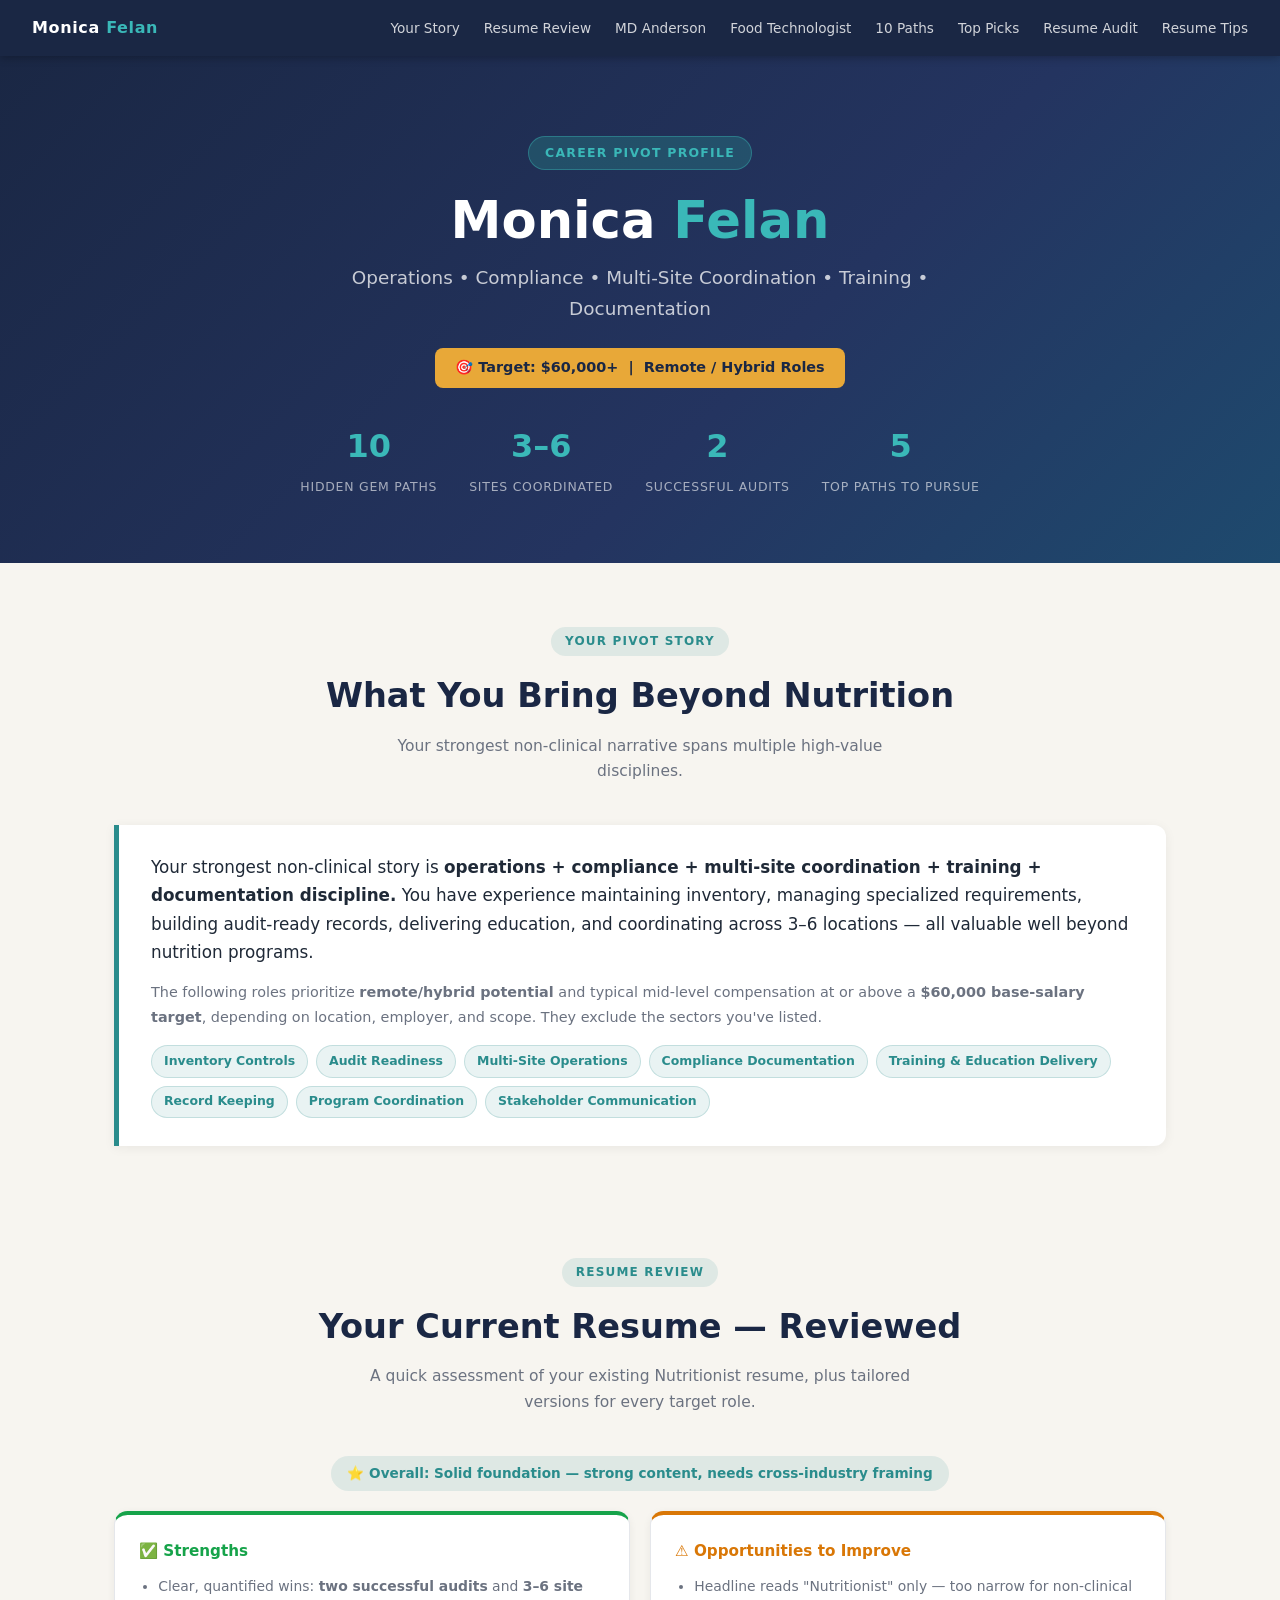
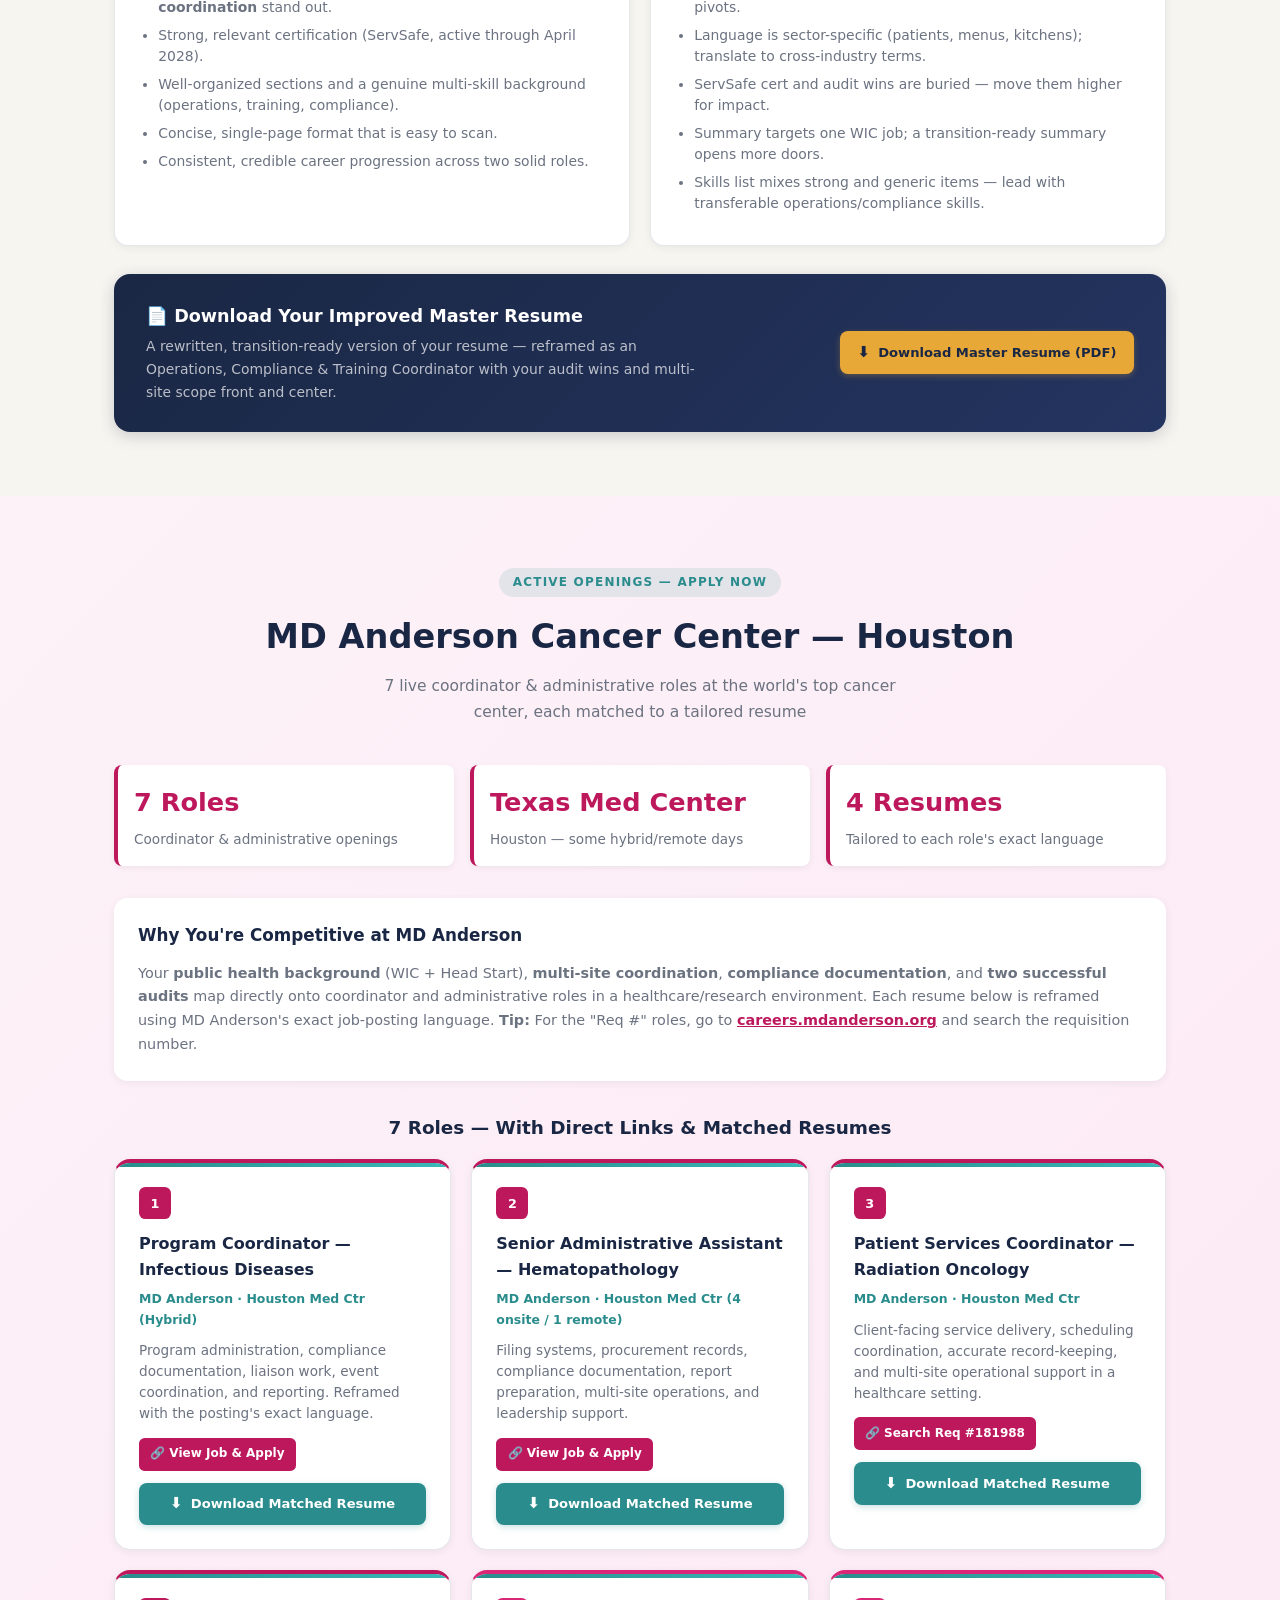
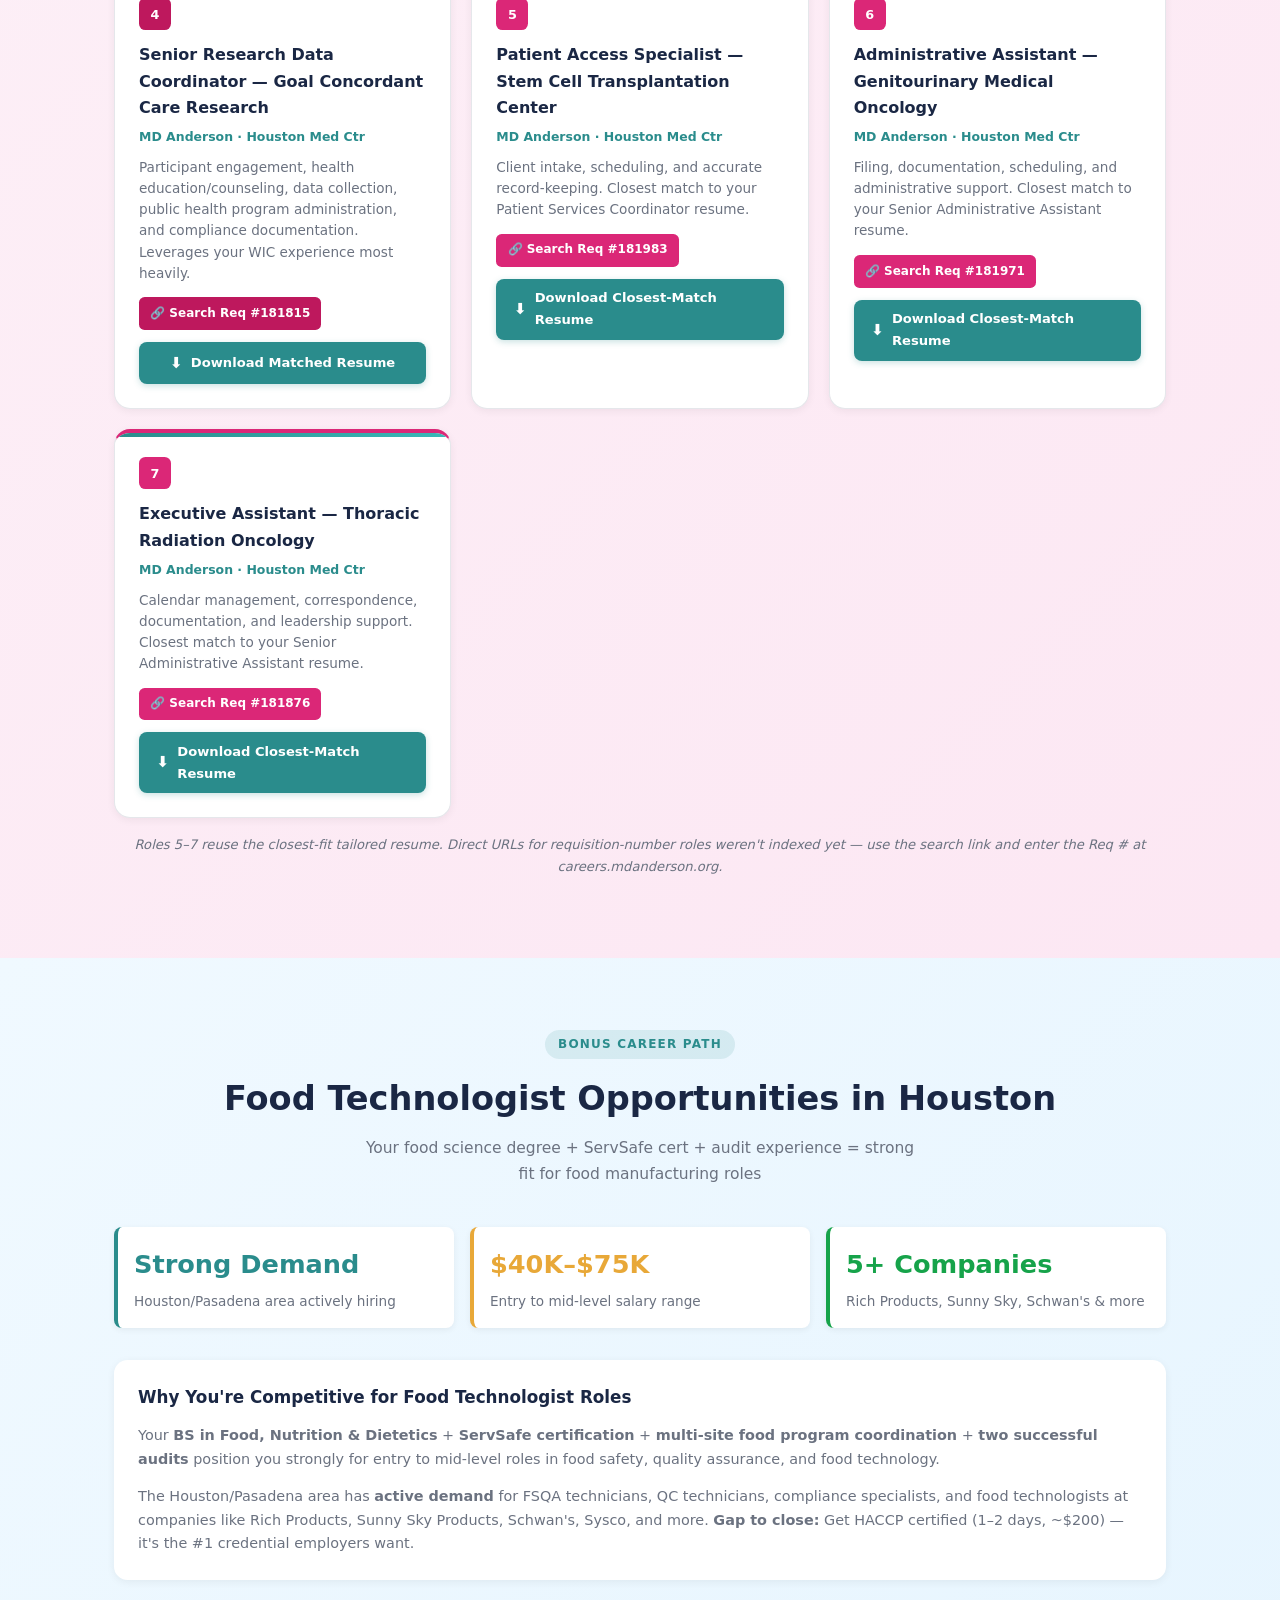
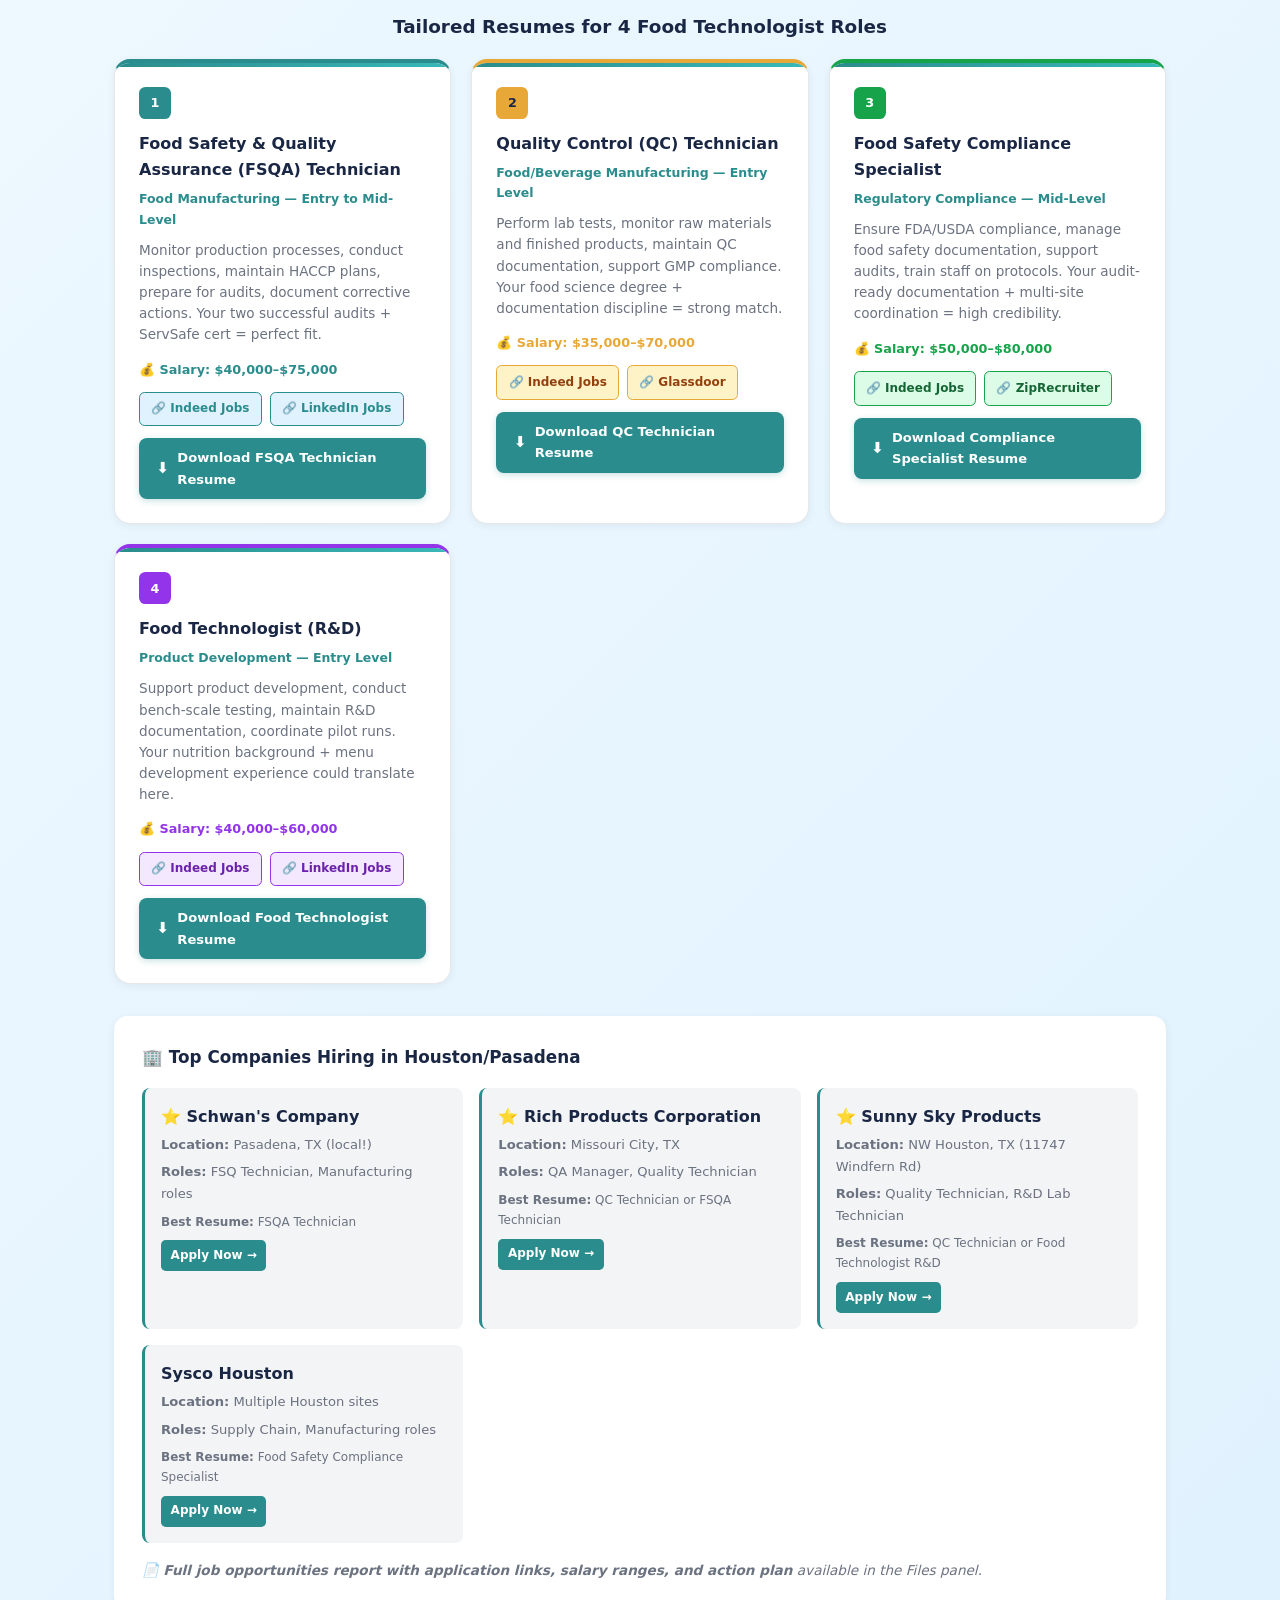
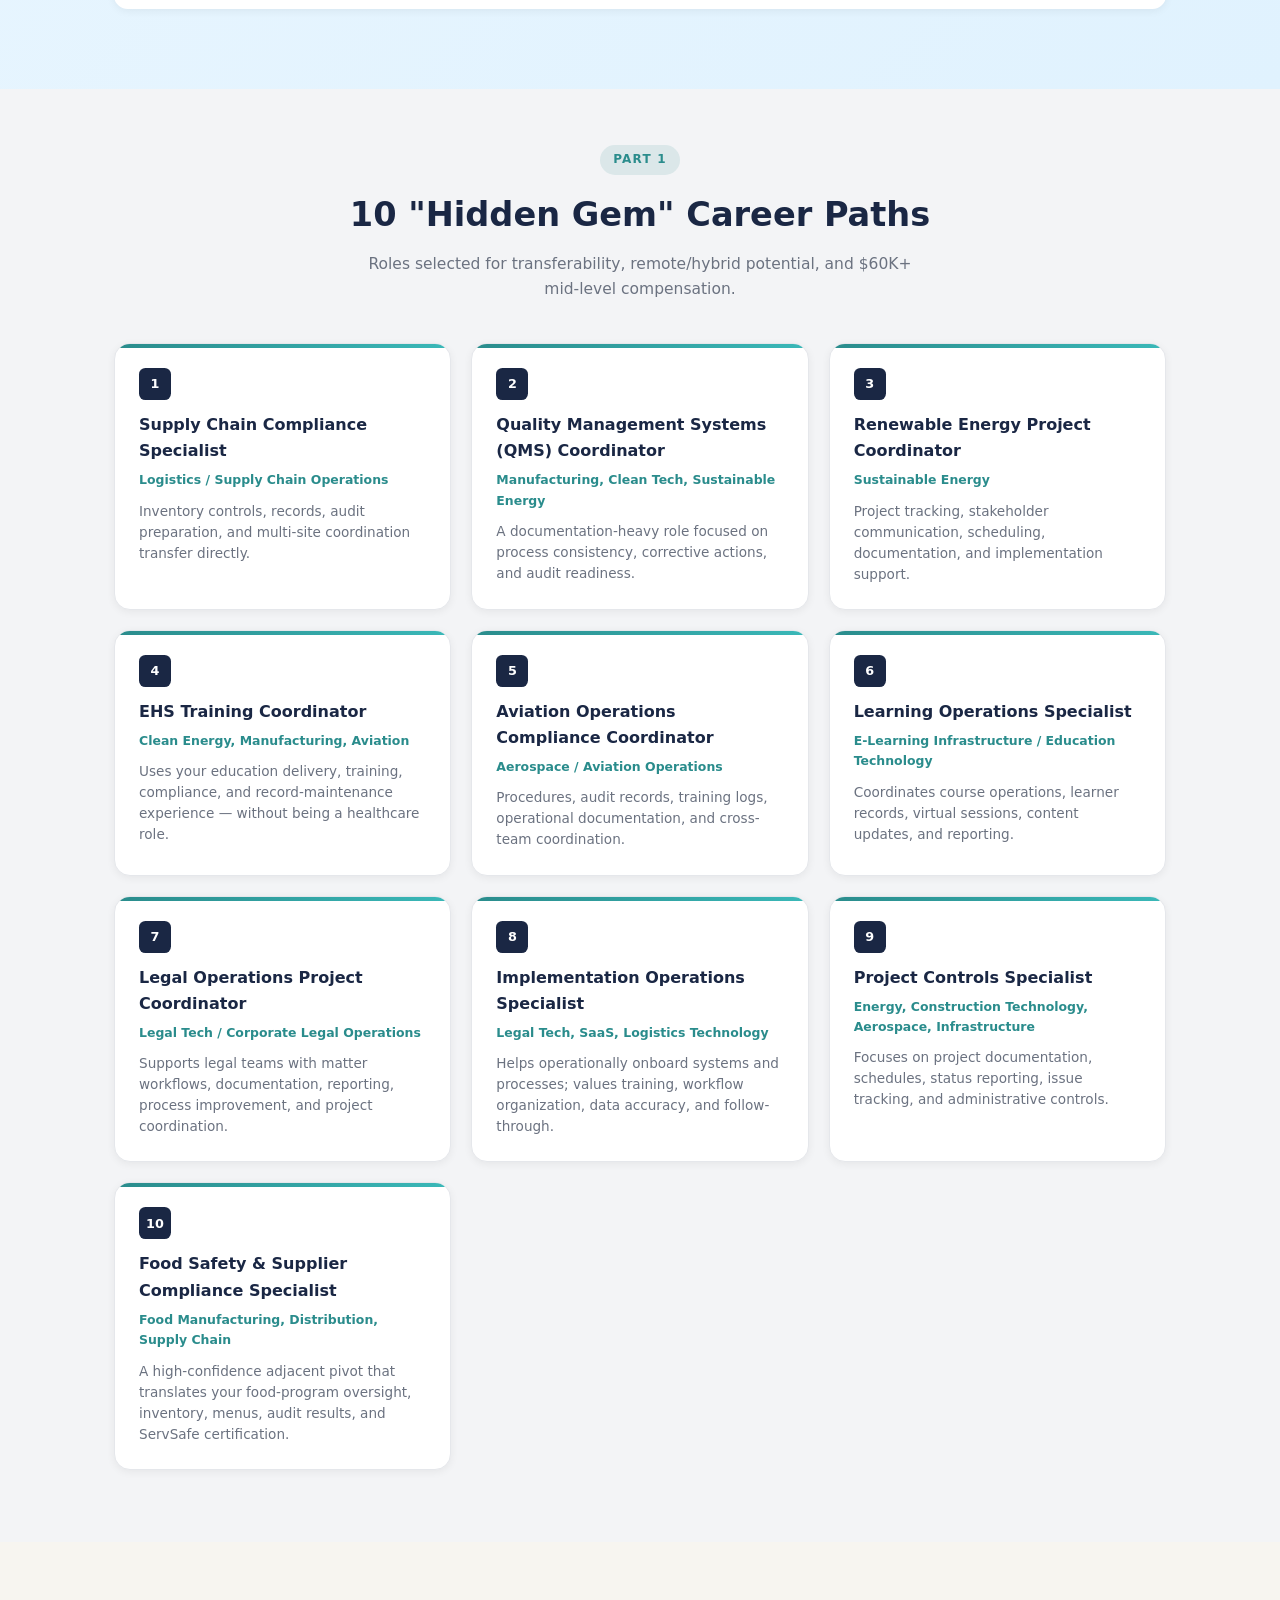
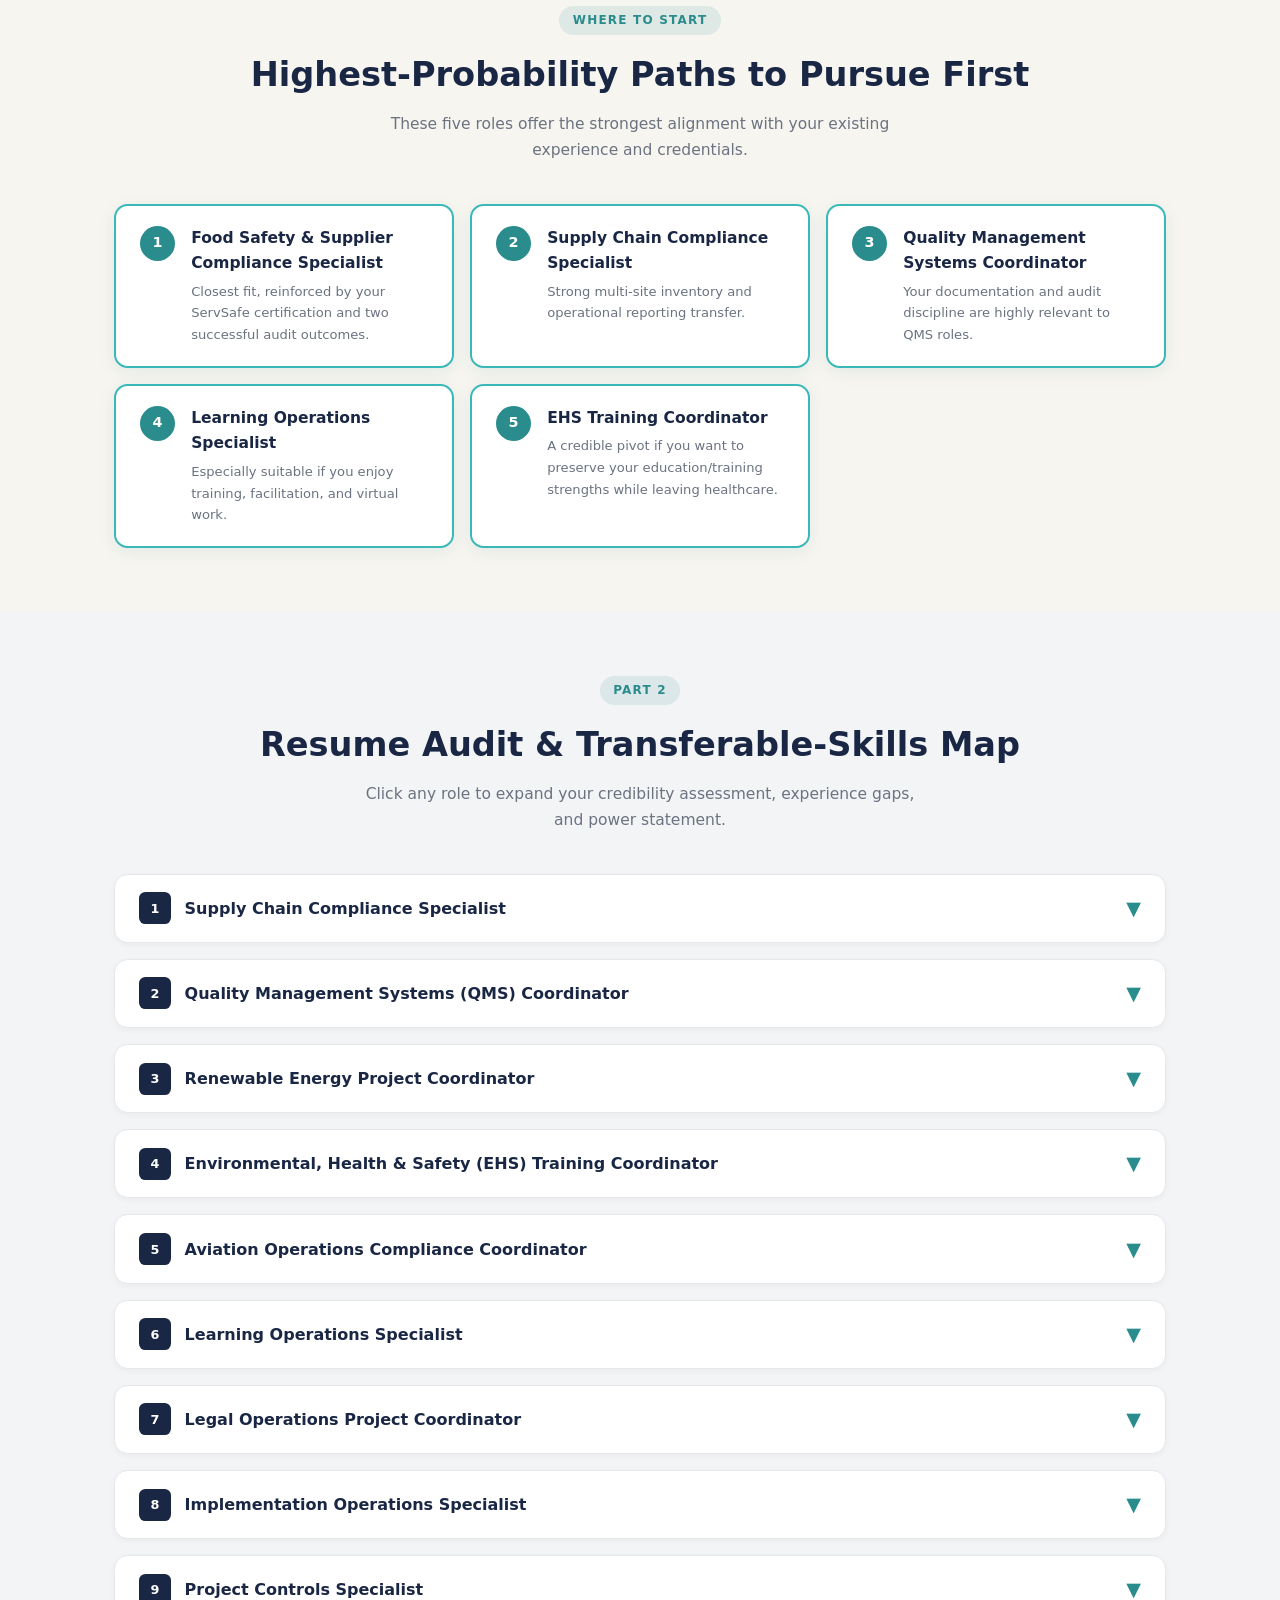
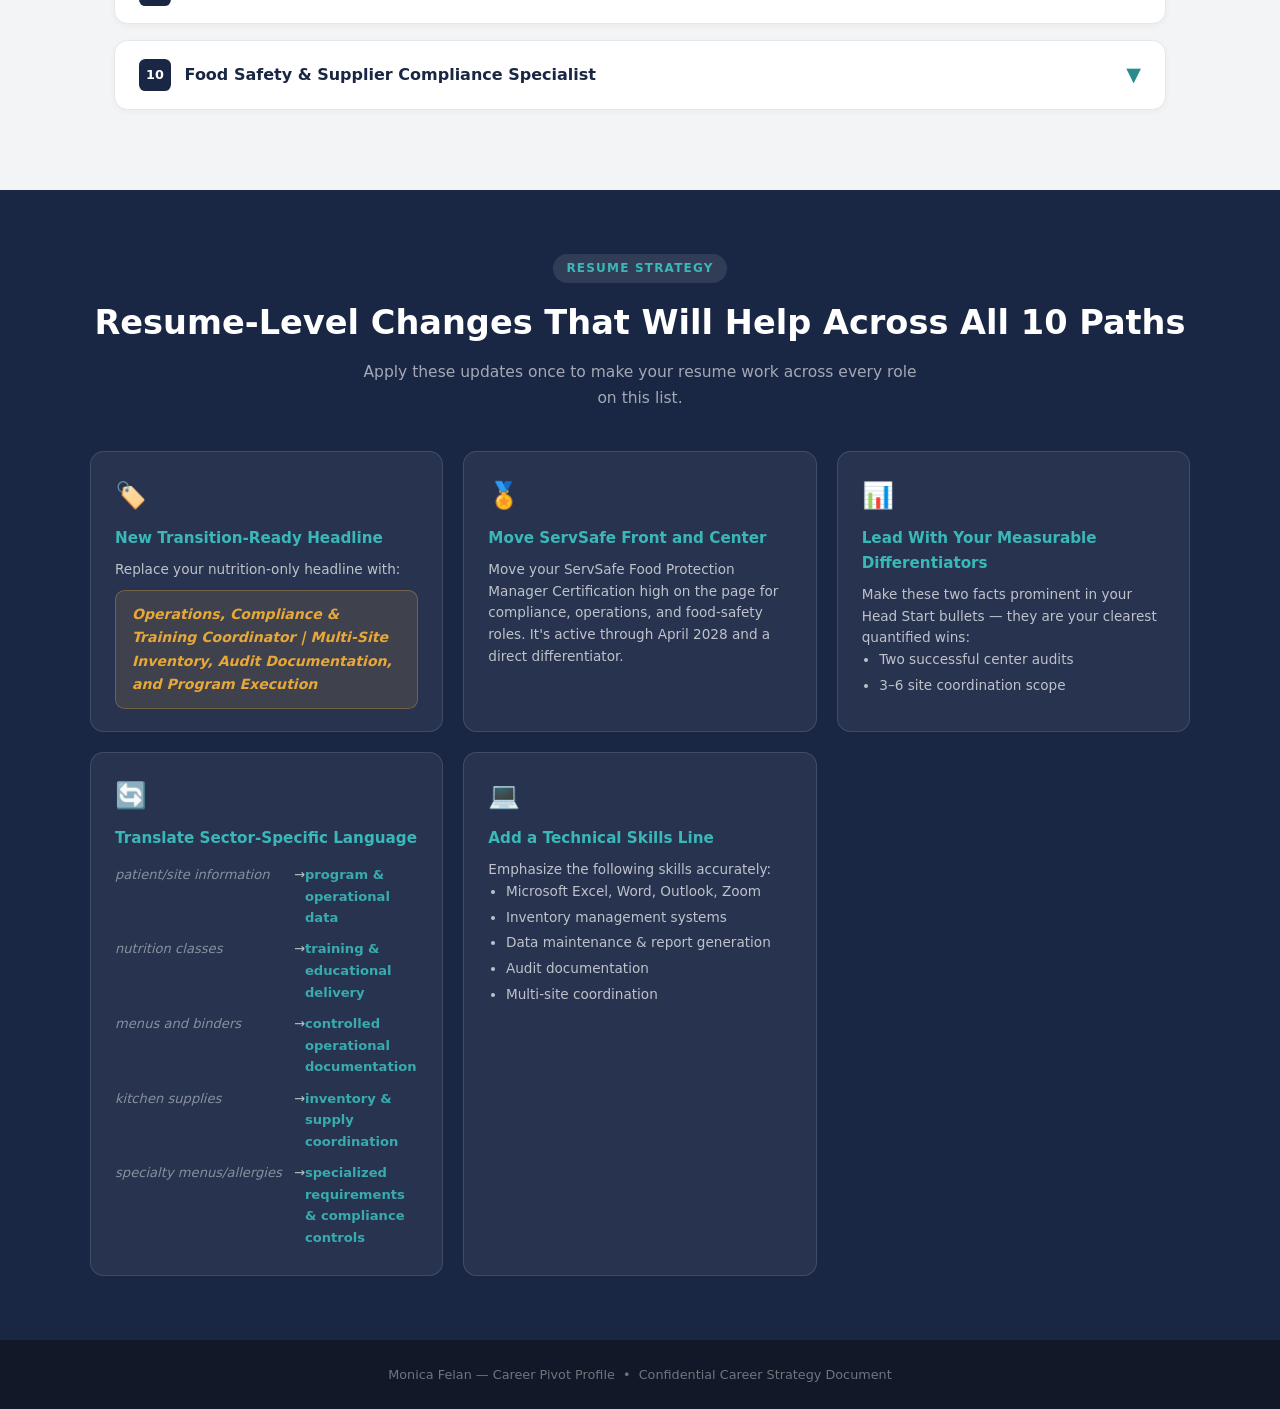
<file: career-pivot.html>
<!DOCTYPE html>
<html lang="en">
<head>
  <meta charset="UTF-8" />
  <meta name="viewport" content="width=device-width, initial-scale=1.0" />
  <title>Monica Felan — Career Pivot Profile</title>
  <style>
    :root {
      --navy:   #1a2744;
      --teal:   #2a8c8c;
      --teal-light: #3ab8b8;
      --gold:   #e8a838;
      --cream:  #f7f5f0;
      --white:  #ffffff;
      --gray:   #6b7280;
      --light-gray: #f3f4f6;
      --border: #e5e7eb;
      --green:  #16a34a;
      --amber:  #d97706;
      --text:   #1f2937;
    }

    * { box-sizing: border-box; margin: 0; padding: 0; }

    body {
      font-family: 'Segoe UI', system-ui, -apple-system, sans-serif;
      background: var(--cream);
      color: var(--text);
      line-height: 1.65;
    }

    /* ── NAV ── */
    nav {
      position: sticky;
      top: 0;
      z-index: 100;
      background: var(--navy);
      display: flex;
      align-items: center;
      justify-content: space-between;
      padding: 0 2rem;
      height: 56px;
      box-shadow: 0 2px 8px rgba(0,0,0,.25);
    }
    nav .logo {
      color: var(--white);
      font-weight: 700;
      font-size: 1rem;
      letter-spacing: .04em;
    }
    nav .logo span { color: var(--teal-light); }
    nav ul {
      list-style: none;
      display: flex;
      gap: 1.5rem;
    }
    nav ul a {
      color: rgba(255,255,255,.8);
      text-decoration: none;
      font-size: .85rem;
      font-weight: 500;
      transition: color .2s;
    }
    nav ul a:hover { color: var(--teal-light); }

    /* ── HERO ── */
    .hero {
      background: linear-gradient(135deg, var(--navy) 0%, #243460 60%, #1e4a6e 100%);
      color: var(--white);
      padding: 5rem 2rem 4rem;
      text-align: center;
      position: relative;
      overflow: hidden;
    }
    .hero::before {
      content: '';
      position: absolute; inset: 0;
      background: url("data:image/svg+xml,%3Csvg width='60' height='60' viewBox='0 0 60 60' xmlns='https://media.craiyon.com/2025-10-15/qLNwvsF9QkKuo9yLluJq1g.webp fill='none' fill-rule='evenodd'%3E%3Cg fill='%23ffffff' fill-opacity='0.03'%3E%3Cpath d='M36 34v-4h-2v4h-4v2h4v4h2v-4h4v-2h-4zm0-30V0h-2v4h-4v2h4v4h2V6h4V4h-4zM6 34v-4H4v4H0v2h4v4h2v-4h4v-2H6zM6 4V0H4v4H0v2h4v4h2V6h4V4H6z'/%3E%3C/g%3E%3C/g%3E%3C/svg%3E") repeat;
    }
    .hero-badge {
      display: inline-block;
      background: rgba(42,140,140,.35);
      border: 1px solid rgba(58,184,184,.4);
      color: var(--teal-light);
      font-size: .78rem;
      font-weight: 600;
      letter-spacing: .1em;
      text-transform: uppercase;
      padding: .35rem 1rem;
      border-radius: 2rem;
      margin-bottom: 1.25rem;
    }
    .hero h1 {
      font-size: clamp(2rem, 5vw, 3.2rem);
      font-weight: 800;
      line-height: 1.2;
      margin-bottom: .75rem;
    }
    .hero h1 span { color: var(--teal-light); }
    .hero .subtitle {
      font-size: clamp(.95rem, 2vw, 1.15rem);
      color: rgba(255,255,255,.75);
      max-width: 640px;
      margin: 0 auto 1.5rem;
    }
    .hero .headline-pill {
      display: inline-block;
      background: var(--gold);
      color: var(--navy);
      font-weight: 700;
      font-size: .9rem;
      padding: .5rem 1.25rem;
      border-radius: .5rem;
      margin-bottom: 2rem;
    }
    .hero-stats {
      display: flex;
      justify-content: center;
      gap: 2rem;
      flex-wrap: wrap;
      position: relative;
    }
    .hero-stat {
      text-align: center;
    }
    .hero-stat .num {
      font-size: 2rem;
      font-weight: 800;
      color: var(--teal-light);
      display: block;
    }
    .hero-stat .lbl {
      font-size: .78rem;
      color: rgba(255,255,255,.6);
      text-transform: uppercase;
      letter-spacing: .06em;
    }

    /* ── SECTIONS ── */
    .section {
      max-width: 1100px;
      margin: 0 auto;
      padding: 4rem 1.5rem;
    }
    .section-header {
      text-align: center;
      margin-bottom: 2.5rem;
    }
    .section-header .eyebrow {
      display: inline-block;
      background: rgba(42,140,140,.12);
      color: var(--teal);
      font-size: .75rem;
      font-weight: 700;
      letter-spacing: .1em;
      text-transform: uppercase;
      padding: .3rem .85rem;
      border-radius: 2rem;
      margin-bottom: .75rem;
    }
    .section-header h2 {
      font-size: clamp(1.5rem, 3.5vw, 2.1rem);
      font-weight: 800;
      color: var(--navy);
    }
    .section-header p {
      color: var(--gray);
      max-width: 560px;
      margin: .6rem auto 0;
      font-size: .97rem;
    }

    /* ── STORY BANNER ── */
    .story-banner {
      background: var(--white);
      border-left: 5px solid var(--teal);
      border-radius: 0 .75rem .75rem 0;
      padding: 1.75rem 2rem;
      box-shadow: 0 2px 12px rgba(0,0,0,.06);
      margin-bottom: 2rem;
    }
    .story-banner p {
      font-size: 1.05rem;
      color: var(--text);
      line-height: 1.7;
    }
    .tags {
      display: flex;
      flex-wrap: wrap;
      gap: .5rem;
      margin-top: 1rem;
    }
    .tag {
      background: rgba(42,140,140,.1);
      color: var(--teal);
      font-size: .78rem;
      font-weight: 600;
      padding: .3rem .75rem;
      border-radius: 2rem;
      border: 1px solid rgba(42,140,140,.2);
    }

    /* ── 10 PATHS GRID ── */
    .paths-grid {
      display: grid;
      grid-template-columns: repeat(auto-fill, minmax(300px, 1fr));
      gap: 1.25rem;
    }
    .path-card {
      background: var(--white);
      border-radius: 1rem;
      padding: 1.5rem;
      box-shadow: 0 2px 8px rgba(0,0,0,.06);
      border: 1px solid var(--border);
      transition: transform .2s, box-shadow .2s;
      cursor: pointer;
      position: relative;
      overflow: hidden;
    }
    .path-card::before {
      content: '';
      position: absolute;
      top: 0; left: 0; right: 0;
      height: 4px;
      background: linear-gradient(90deg, var(--teal), var(--teal-light));
    }
    .path-card:hover {
      transform: translateY(-4px);
      box-shadow: 0 8px 24px rgba(0,0,0,.12);
    }
    .path-card .num-badge {
      display: inline-flex;
      align-items: center;
      justify-content: center;
      width: 2rem;
      height: 2rem;
      background: var(--navy);
      color: var(--white);
      font-size: .8rem;
      font-weight: 800;
      border-radius: .4rem;
      margin-bottom: .75rem;
    }
    .path-card h3 {
      font-size: 1rem;
      font-weight: 700;
      color: var(--navy);
      margin-bottom: .35rem;
    }
    .path-card .industry {
      font-size: .78rem;
      color: var(--teal);
      font-weight: 600;
      margin-bottom: .6rem;
    }
    .path-card .why {
      font-size: .85rem;
      color: var(--gray);
      line-height: 1.55;
    }

    /* ── TOP 5 ── */
    .top5-grid {
      display: grid;
      grid-template-columns: repeat(auto-fill, minmax(280px, 1fr));
      gap: 1rem;
    }
    .top5-card {
      background: var(--white);
      border-radius: .85rem;
      padding: 1.25rem 1.5rem;
      border: 2px solid var(--teal-light);
      box-shadow: 0 4px 16px rgba(42,140,140,.1);
      display: flex;
      gap: 1rem;
      align-items: flex-start;
    }
    .top5-rank {
      flex-shrink: 0;
      width: 2.2rem;
      height: 2.2rem;
      background: var(--teal);
      color: var(--white);
      font-weight: 800;
      font-size: .9rem;
      border-radius: 50%;
      display: flex;
      align-items: center;
      justify-content: center;
    }
    .top5-card h4 {
      font-size: .97rem;
      font-weight: 700;
      color: var(--navy);
      margin-bottom: .25rem;
    }
    .top5-card p {
      font-size: .82rem;
      color: var(--gray);
    }

    /* ── AUDIT ACCORDION ── */
    .audit-list { display: flex; flex-direction: column; gap: 1rem; }
    .audit-item {
      background: var(--white);
      border-radius: .85rem;
      border: 1px solid var(--border);
      box-shadow: 0 2px 6px rgba(0,0,0,.04);
      overflow: hidden;
    }
    .audit-toggle {
      width: 100%;
      background: none;
      border: none;
      cursor: pointer;
      display: flex;
      align-items: center;
      justify-content: space-between;
      padding: 1.1rem 1.5rem;
      text-align: left;
      font-family: inherit;
    }
    .audit-toggle:hover { background: var(--light-gray); }
    .audit-toggle-left {
      display: flex;
      align-items: center;
      gap: .85rem;
    }
    .audit-num {
      flex-shrink: 0;
      width: 2rem;
      height: 2rem;
      background: var(--navy);
      color: var(--white);
      border-radius: .4rem;
      font-size: .8rem;
      font-weight: 800;
      display: flex;
      align-items: center;
      justify-content: center;
    }
    .audit-title {
      font-size: 1rem;
      font-weight: 700;
      color: var(--navy);
    }
    .audit-chevron {
      color: var(--teal);
      font-size: 1.2rem;
      transition: transform .25s;
      flex-shrink: 0;
    }
    .audit-item.open .audit-chevron { transform: rotate(180deg); }
    .audit-body {
      display: none;
      padding: 0 1.5rem 1.5rem;
      border-top: 1px solid var(--border);
    }
    .audit-item.open .audit-body { display: block; }
    .audit-subsection { margin-top: 1.1rem; }
    .audit-subsection h5 {
      font-size: .8rem;
      font-weight: 700;
      text-transform: uppercase;
      letter-spacing: .07em;
      margin-bottom: .5rem;
    }
    .audit-subsection.credible h5 { color: var(--green); }
    .audit-subsection.gaps h5     { color: var(--amber); }
    .audit-subsection.power h5    { color: var(--teal); }
    .audit-subsection ul {
      padding-left: 1.25rem;
    }
    .audit-subsection ul li {
      font-size: .88rem;
      color: var(--gray);
      margin-bottom: .3rem;
    }
    .power-box {
      background: linear-gradient(135deg, rgba(42,140,140,.07), rgba(42,140,140,.03));
      border: 1px solid rgba(42,140,140,.2);
      border-left: 3px solid var(--teal);
      border-radius: 0 .5rem .5rem 0;
      padding: .85rem 1rem;
      font-size: .9rem;
      color: var(--text);
      font-style: italic;
      line-height: 1.6;
    }

    /* ── RESUME TIPS ── */
    .tips-bg {
      background: var(--navy);
      padding: 4rem 1.5rem;
    }
    .tips-inner {
      max-width: 1100px;
      margin: 0 auto;
    }
    .tips-bg .section-header .eyebrow { background: rgba(255,255,255,.1); color: var(--teal-light); }
    .tips-bg .section-header h2 { color: var(--white); }
    .tips-bg .section-header p   { color: rgba(255,255,255,.6); }
    .tips-grid {
      display: grid;
      grid-template-columns: repeat(auto-fill, minmax(300px, 1fr));
      gap: 1.25rem;
      margin-top: 2rem;
    }
    .tip-card {
      background: rgba(255,255,255,.06);
      border: 1px solid rgba(255,255,255,.12);
      border-radius: .85rem;
      padding: 1.35rem 1.5rem;
    }
    .tip-card .tip-icon {
      font-size: 1.6rem;
      margin-bottom: .6rem;
    }
    .tip-card h4 {
      font-size: .95rem;
      font-weight: 700;
      color: var(--teal-light);
      margin-bottom: .5rem;
    }
    .tip-card p, .tip-card li {
      font-size: .85rem;
      color: rgba(255,255,255,.7);
      line-height: 1.6;
    }
    .tip-card ul { padding-left: 1.1rem; }
    .tip-card ul li { margin-bottom: .25rem; }
    .headline-box {
      background: rgba(232,168,56,.12);
      border: 1px solid rgba(232,168,56,.3);
      border-radius: .6rem;
      padding: .75rem 1rem;
      font-size: .88rem;
      font-weight: 600;
      color: var(--gold);
      font-style: italic;
      margin-top: .6rem;
    }
    .lang-table {
      width: 100%;
      border-collapse: collapse;
      margin-top: .5rem;
    }
    .lang-table td {
      font-size: .82rem;
      color: rgba(255,255,255,.7);
      padding: .3rem 0;
      vertical-align: top;
    }
    .lang-table td:first-child {
      color: rgba(255,255,255,.45);
      padding-right: .75rem;
      white-space: nowrap;
      font-style: italic;
    }
    .lang-table td:last-child { color: rgba(58,184,184,.9); font-weight: 600; }
    .arrow { color: var(--gold); margin: 0 .3rem; }

    /* ── DOWNLOAD BUTTONS ── */
    .dl-btn {
      display: inline-flex;
      align-items: center;
      gap: .5rem;
      background: var(--teal);
      color: var(--white);
      text-decoration: none;
      font-size: .82rem;
      font-weight: 700;
      padding: .55rem 1.1rem;
      border-radius: .5rem;
      border: none;
      cursor: pointer;
      transition: background .2s, transform .15s;
      box-shadow: 0 2px 6px rgba(42,140,140,.25);
    }
    .dl-btn:hover { background: #216f6f; transform: translateY(-1px); }
    .dl-btn.gold { background: var(--gold); color: var(--navy); box-shadow: 0 2px 6px rgba(232,168,56,.3); }
    .dl-btn.gold:hover { background: #d1962b; }
    .dl-btn .ico { font-size: .95rem; }
    .audit-dl { margin-top: 1rem; }

    /* ── RESUME REVIEW ── */
    .review-grid {
      display: grid;
      grid-template-columns: 1fr 1fr;
      gap: 1.25rem;
      margin-bottom: 1.75rem;
    }
    .review-col {
      background: var(--white);
      border-radius: .85rem;
      padding: 1.5rem;
      box-shadow: 0 2px 8px rgba(0,0,0,.06);
      border: 1px solid var(--border);
    }
    .review-col.strengths { border-top: 4px solid var(--green); }
    .review-col.improve   { border-top: 4px solid var(--amber); }
    .review-col h4 {
      font-size: .95rem;
      font-weight: 800;
      margin-bottom: .75rem;
      display: flex; align-items: center; gap: .5rem;
    }
    .review-col.strengths h4 { color: var(--green); }
    .review-col.improve h4   { color: var(--amber); }
    .review-col ul { padding-left: 1.2rem; }
    .review-col ul li { font-size: .87rem; color: var(--gray); margin-bottom: .45rem; line-height: 1.5; }
    .master-dl-banner {
      background: linear-gradient(135deg, var(--navy), #243460);
      border-radius: 1rem;
      padding: 1.75rem 2rem;
      display: flex;
      align-items: center;
      justify-content: space-between;
      flex-wrap: wrap;
      gap: 1rem;
      box-shadow: 0 4px 16px rgba(26,39,68,.2);
    }
    .master-dl-banner .txt h4 { color: var(--white); font-size: 1.1rem; margin-bottom: .25rem; }
    .master-dl-banner .txt p  { color: rgba(255,255,255,.7); font-size: .87rem; max-width: 560px; }
    .rating {
      display: inline-flex; align-items: center; gap: .5rem;
      background: rgba(42,140,140,.12); color: var(--teal);
      font-weight: 700; font-size: .85rem;
      padding: .4rem 1rem; border-radius: 2rem; margin-bottom: 1.25rem;
    }
    @media (max-width: 640px) { .review-grid { grid-template-columns: 1fr; } }

    /* ── FOOTER ── */
    footer {
      background: #111827;
      color: rgba(255,255,255,.4);
      text-align: center;
      padding: 1.5rem;
      font-size: .8rem;
    }

    /* ── RESPONSIVE ── */
    @media (max-width: 600px) {
      nav ul { display: none; }
      .hero-stats { gap: 1.2rem; }
    }
  </style>
</head>
<body>

<!-- NAV -->
<nav>
  <div class="logo">Monica <span>Felan</span></div>
  <ul>
    <li><a href="#story">Your Story</a></li>
    <li><a href="#review">Resume Review</a></li>
    <li><a href="#mdanderson">MD Anderson</a></li>
    <li><a href="#foodtech">Food Technologist</a></li>
    <li><a href="#paths">10 Paths</a></li>
    <li><a href="#top5">Top Picks</a></li>
    <li><a href="#audit">Resume Audit</a></li>
    <li><a href="#tips">Resume Tips</a></li>
  </ul>
</nav>

<!-- HERO -->
<header class="hero">
  <div class="hero-badge">Career Pivot Profile</div>
  <h1>Monica <span>Felan</span></h1>
  <p class="subtitle">Operations &bull; Compliance &bull; Multi-Site Coordination &bull; Training &bull; Documentation</p>
  <div class="headline-pill">🎯 Target: $60,000+ &nbsp;|&nbsp; Remote / Hybrid Roles</div>
  <div class="hero-stats">
    <div class="hero-stat"><span class="num">10</span><span class="lbl">Hidden Gem Paths</span></div>
    <div class="hero-stat"><span class="num">3–6</span><span class="lbl">Sites Coordinated</span></div>
    <div class="hero-stat"><span class="num">2</span><span class="lbl">Successful Audits</span></div>
    <div class="hero-stat"><span class="num">5</span><span class="lbl">Top Paths to Pursue</span></div>
  </div>
</header>

<!-- YOUR STORY -->
<section id="story" class="section">
  <div class="section-header">
    <span class="eyebrow">Your Pivot Story</span>
    <h2>What You Bring Beyond Nutrition</h2>
    <p>Your strongest non-clinical narrative spans multiple high-value disciplines.</p>
  </div>
  <div class="story-banner">
    <p>Your strongest non-clinical story is <strong>operations + compliance + multi-site coordination + training + documentation discipline.</strong> You have experience maintaining inventory, managing specialized requirements, building audit-ready records, delivering education, and coordinating across 3–6 locations — all valuable well beyond nutrition programs.</p>
    <p style="margin-top:.85rem; color: var(--gray); font-size:.9rem;">The following roles prioritize <strong>remote/hybrid potential</strong> and typical mid-level compensation at or above a <strong>$60,000 base-salary target</strong>, depending on location, employer, and scope. They exclude the sectors you've listed.</p>
    <div class="tags">
      <span class="tag">Inventory Controls</span>
      <span class="tag">Audit Readiness</span>
      <span class="tag">Multi-Site Operations</span>
      <span class="tag">Compliance Documentation</span>
      <span class="tag">Training & Education Delivery</span>
      <span class="tag">Record Keeping</span>
      <span class="tag">Program Coordination</span>
      <span class="tag">Stakeholder Communication</span>
    </div>
  </div>
</section>

<!-- RESUME REVIEW -->
<section id="review" class="section" style="padding-top: 1rem;">
  <div class="section-header">
    <span class="eyebrow">Resume Review</span>
    <h2>Your Current Resume — Reviewed</h2>
    <p>A quick assessment of your existing Nutritionist resume, plus tailored versions for every target role.</p>
  </div>

  <div style="text-align:center;">
    <span class="rating">⭐ Overall: Solid foundation — strong content, needs cross-industry framing</span>
  </div>

  <div class="review-grid">
    <div class="review-col strengths">
      <h4>✅ Strengths</h4>
      <ul>
        <li>Clear, quantified wins: <strong>two successful audits</strong> and <strong>3–6 site coordination</strong> stand out.</li>
        <li>Strong, relevant certification (ServSafe, active through April 2028).</li>
        <li>Well-organized sections and a genuine multi-skill background (operations, training, compliance).</li>
        <li>Concise, single-page format that is easy to scan.</li>
        <li>Consistent, credible career progression across two solid roles.</li>
      </ul>
    </div>
    <div class="review-col improve">
      <h4>⚠️ Opportunities to Improve</h4>
      <ul>
        <li>Headline reads "Nutritionist" only — too narrow for non-clinical pivots.</li>
        <li>Language is sector-specific (patients, menus, kitchens); translate to cross-industry terms.</li>
        <li>ServSafe cert and audit wins are buried — move them higher for impact.</li>
        <li>Summary targets one WIC job; a transition-ready summary opens more doors.</li>
        <li>Skills list mixes strong and generic items — lead with transferable operations/compliance skills.</li>
      </ul>
    </div>
  </div>

  <div class="master-dl-banner">
    <div class="txt">
      <h4>📄 Download Your Improved Master Resume</h4>
      <p>A rewritten, transition-ready version of your resume — reframed as an Operations, Compliance &amp; Training Coordinator with your audit wins and multi-site scope front and center.</p>
    </div>
    <a class="dl-btn gold" href="resumes/Monica_Felan_Master_Resume.pdf" download>
      <span class="ico">⬇</span> Download Master Resume (PDF)
    </a>
  </div>
</section>

<!-- MD ANDERSON SECTION -->
<div style="background: linear-gradient(135deg, #fdf2f8 0%, #fce7f3 100%); padding: 3rem 0;">
<section id="mdanderson" class="section" style="padding-top: 1.5rem; padding-bottom: 2rem;">
  <div class="section-header">
    <span class="eyebrow">Active Openings — Apply Now</span>
    <h2>MD Anderson Cancer Center — Houston</h2>
    <p>7 live coordinator &amp; administrative roles at the world's top cancer center, each matched to a tailored resume</p>
  </div>

  <!-- Key Stats Banner -->
  <div style="display: grid; grid-template-columns: repeat(auto-fit, minmax(200px, 1fr)); gap: 1rem; margin-bottom: 2rem;">
    <div style="background: var(--white); border-left: 4px solid #be185d; padding: 1rem; border-radius: .5rem; box-shadow: 0 2px 6px rgba(0,0,0,.06);">
      <div style="font-size: 1.6rem; font-weight: 800; color: #be185d;">7 Roles</div>
      <div style="font-size: .85rem; color: var(--gray); margin-top: .25rem;">Coordinator &amp; administrative openings</div>
    </div>
    <div style="background: var(--white); border-left: 4px solid #be185d; padding: 1rem; border-radius: .5rem; box-shadow: 0 2px 6px rgba(0,0,0,.06);">
      <div style="font-size: 1.6rem; font-weight: 800; color: #be185d;">Texas Med Center</div>
      <div style="font-size: .85rem; color: var(--gray); margin-top: .25rem;">Houston — some hybrid/remote days</div>
    </div>
    <div style="background: var(--white); border-left: 4px solid #be185d; padding: 1rem; border-radius: .5rem; box-shadow: 0 2px 6px rgba(0,0,0,.06);">
      <div style="font-size: 1.6rem; font-weight: 800; color: #be185d;">4 Resumes</div>
      <div style="font-size: .85rem; color: var(--gray); margin-top: .25rem;">Tailored to each role's exact language</div>
    </div>
  </div>

  <!-- Intro -->
  <div style="background: var(--white); border-radius: .85rem; padding: 1.5rem; margin-bottom: 2rem; box-shadow: 0 2px 8px rgba(0,0,0,.06);">
    <h4 style="font-size: 1.05rem; font-weight: 700; color: var(--navy); margin-bottom: .75rem;">Why You're Competitive at MD Anderson</h4>
    <p style="font-size: .9rem; color: var(--gray); line-height: 1.65;">
      Your <strong>public health background</strong> (WIC + Head Start), <strong>multi-site coordination</strong>, <strong>compliance documentation</strong>, and <strong>two successful audits</strong> map directly onto coordinator and administrative roles in a healthcare/research environment. Each resume below is reframed using MD Anderson's exact job-posting language. <strong>Tip:</strong> For the "Req #" roles, go to <a href="https://careers.mdanderson.org" target="_blank" style="color:#be185d; font-weight:600;">careers.mdanderson.org</a> and search the requisition number.
    </p>
  </div>

  <!-- 7 Roles Grid -->
  <h3 style="font-size: 1.15rem; font-weight: 800; color: var(--navy); margin-bottom: 1rem; text-align: center;">7 Roles — With Direct Links &amp; Matched Resumes</h3>
  <div class="paths-grid" style="margin-bottom: 1rem;">

    <div class="path-card" style="border-top: 4px solid #be185d;">
      <div class="num-badge" style="background: #be185d;">1</div>
      <h3>Program Coordinator — Infectious Diseases</h3>
      <div class="industry">MD Anderson · Houston Med Ctr (Hybrid)</div>
      <p class="why" style="margin-bottom: .85rem;">Program administration, compliance documentation, liaison work, event coordination, and reporting. Reframed with the posting's exact language.</p>
      <div style="display: flex; gap: .5rem; margin-bottom: .75rem; flex-wrap: wrap;">
        <a href="https://careers.mdanderson.org/jobs/program-coordinator-infectious-diseases-76339" target="_blank" style="font-size: .75rem; padding: .4rem .7rem; background: #be185d; color: white; border-radius: .35rem; text-decoration: none; font-weight: 600;">🔗 View Job &amp; Apply</a>
      </div>
      <a class="dl-btn" href="resumes/Monica_Felan_Program_Coordinator_MDAnderson.pdf" download style="width: 100%; justify-content: center;">
        <span class="ico">⬇</span> Download Matched Resume
      </a>
    </div>

    <div class="path-card" style="border-top: 4px solid #be185d;">
      <div class="num-badge" style="background: #be185d;">2</div>
      <h3>Senior Administrative Assistant — Hematopathology</h3>
      <div class="industry">MD Anderson · Houston Med Ctr (4 onsite / 1 remote)</div>
      <p class="why" style="margin-bottom: .85rem;">Filing systems, procurement records, compliance documentation, report preparation, multi-site operations, and leadership support.</p>
      <div style="display: flex; gap: .5rem; margin-bottom: .75rem; flex-wrap: wrap;">
        <a href="https://mdanderson.referrals.selectminds.com/jobs/senior-administrative-assistant-hematopathology-76304" target="_blank" style="font-size: .75rem; padding: .4rem .7rem; background: #be185d; color: white; border-radius: .35rem; text-decoration: none; font-weight: 600;">🔗 View Job &amp; Apply</a>
      </div>
      <a class="dl-btn" href="resumes/Monica_Felan_Senior_Administrative_Assistant_MDAnderson.pdf" download style="width: 100%; justify-content: center;">
        <span class="ico">⬇</span> Download Matched Resume
      </a>
    </div>

    <div class="path-card" style="border-top: 4px solid #be185d;">
      <div class="num-badge" style="background: #be185d;">3</div>
      <h3>Patient Services Coordinator — Radiation Oncology</h3>
      <div class="industry">MD Anderson · Houston Med Ctr</div>
      <p class="why" style="margin-bottom: .85rem;">Client-facing service delivery, scheduling coordination, accurate record-keeping, and multi-site operational support in a healthcare setting.</p>
      <div style="display: flex; gap: .5rem; margin-bottom: .75rem; flex-wrap: wrap;">
        <a href="https://careers.mdanderson.org/search-jobs/181988" target="_blank" style="font-size: .75rem; padding: .4rem .7rem; background: #be185d; color: white; border-radius: .35rem; text-decoration: none; font-weight: 600;">🔗 Search Req #181988</a>
      </div>
      <a class="dl-btn" href="resumes/Monica_Felan_Patient_Services_Coordinator_MDAnderson.pdf" download style="width: 100%; justify-content: center;">
        <span class="ico">⬇</span> Download Matched Resume
      </a>
    </div>

    <div class="path-card" style="border-top: 4px solid #be185d;">
      <div class="num-badge" style="background: #be185d;">4</div>
      <h3>Senior Research Data Coordinator — Goal Concordant Care Research</h3>
      <div class="industry">MD Anderson · Houston Med Ctr</div>
      <p class="why" style="margin-bottom: .85rem;">Participant engagement, health education/counseling, data collection, public health program administration, and compliance documentation. Leverages your WIC experience most heavily.</p>
      <div style="display: flex; gap: .5rem; margin-bottom: .75rem; flex-wrap: wrap;">
        <a href="https://careers.mdanderson.org/search-jobs/181815" target="_blank" style="font-size: .75rem; padding: .4rem .7rem; background: #be185d; color: white; border-radius: .35rem; text-decoration: none; font-weight: 600;">🔗 Search Req #181815</a>
      </div>
      <a class="dl-btn" href="resumes/Monica_Felan_Research_Data_Coordinator_MDAnderson.pdf" download style="width: 100%; justify-content: center;">
        <span class="ico">⬇</span> Download Matched Resume
      </a>
    </div>

    <div class="path-card" style="border-top: 4px solid #db2777;">
      <div class="num-badge" style="background: #db2777;">5</div>
      <h3>Patient Access Specialist — Stem Cell Transplantation Center</h3>
      <div class="industry">MD Anderson · Houston Med Ctr</div>
      <p class="why" style="margin-bottom: .85rem;">Client intake, scheduling, and accurate record-keeping. Closest match to your Patient Services Coordinator resume.</p>
      <div style="display: flex; gap: .5rem; margin-bottom: .75rem; flex-wrap: wrap;">
        <a href="https://careers.mdanderson.org/search-jobs/181983" target="_blank" style="font-size: .75rem; padding: .4rem .7rem; background: #db2777; color: white; border-radius: .35rem; text-decoration: none; font-weight: 600;">🔗 Search Req #181983</a>
      </div>
      <a class="dl-btn" href="resumes/Monica_Felan_Patient_Services_Coordinator_MDAnderson.pdf" download style="width: 100%; justify-content: center;">
        <span class="ico">⬇</span> Download Closest-Match Resume
      </a>
    </div>

    <div class="path-card" style="border-top: 4px solid #db2777;">
      <div class="num-badge" style="background: #db2777;">6</div>
      <h3>Administrative Assistant — Genitourinary Medical Oncology</h3>
      <div class="industry">MD Anderson · Houston Med Ctr</div>
      <p class="why" style="margin-bottom: .85rem;">Filing, documentation, scheduling, and administrative support. Closest match to your Senior Administrative Assistant resume.</p>
      <div style="display: flex; gap: .5rem; margin-bottom: .75rem; flex-wrap: wrap;">
        <a href="https://careers.mdanderson.org/search-jobs/181971" target="_blank" style="font-size: .75rem; padding: .4rem .7rem; background: #db2777; color: white; border-radius: .35rem; text-decoration: none; font-weight: 600;">🔗 Search Req #181971</a>
      </div>
      <a class="dl-btn" href="resumes/Monica_Felan_Senior_Administrative_Assistant_MDAnderson.pdf" download style="width: 100%; justify-content: center;">
        <span class="ico">⬇</span> Download Closest-Match Resume
      </a>
    </div>

    <div class="path-card" style="border-top: 4px solid #db2777;">
      <div class="num-badge" style="background: #db2777;">7</div>
      <h3>Executive Assistant — Thoracic Radiation Oncology</h3>
      <div class="industry">MD Anderson · Houston Med Ctr</div>
      <p class="why" style="margin-bottom: .85rem;">Calendar management, correspondence, documentation, and leadership support. Closest match to your Senior Administrative Assistant resume.</p>
      <div style="display: flex; gap: .5rem; margin-bottom: .75rem; flex-wrap: wrap;">
        <a href="https://careers.mdanderson.org/search-jobs/181876" target="_blank" style="font-size: .75rem; padding: .4rem .7rem; background: #db2777; color: white; border-radius: .35rem; text-decoration: none; font-weight: 600;">🔗 Search Req #181876</a>
      </div>
      <a class="dl-btn" href="resumes/Monica_Felan_Senior_Administrative_Assistant_MDAnderson.pdf" download style="width: 100%; justify-content: center;">
        <span class="ico">⬇</span> Download Closest-Match Resume
      </a>
    </div>

  </div>

  <p style="font-size: .82rem; color: var(--gray); text-align:center; font-style: italic;">
    Roles 5–7 reuse the closest-fit tailored resume. Direct URLs for requisition-number roles weren't indexed yet — use the search link and enter the Req # at careers.mdanderson.org.
  </p>

</section>
</div>

<!-- FOOD TECHNOLOGIST SECTION -->
<div style="background: linear-gradient(135deg, #f0f9ff 0%, #e0f2fe 100%); padding: 3rem 0;">
<section id="foodtech" class="section" style="padding-top: 1.5rem; padding-bottom: 2rem;">
  <div class="section-header">
    <span class="eyebrow">BONUS Career Path</span>
    <h2>Food Technologist Opportunities in Houston</h2>
    <p>Your food science degree + ServSafe cert + audit experience = strong fit for food manufacturing roles</p>
  </div>

  <!-- Key Stats Banner -->
  <div style="display: grid; grid-template-columns: repeat(auto-fit, minmax(200px, 1fr)); gap: 1rem; margin-bottom: 2rem;">
    <div style="background: var(--white); border-left: 4px solid var(--teal); padding: 1rem; border-radius: .5rem; box-shadow: 0 2px 6px rgba(0,0,0,.06);">
      <div style="font-size: 1.6rem; font-weight: 800; color: var(--teal);">Strong Demand</div>
      <div style="font-size: .85rem; color: var(--gray); margin-top: .25rem;">Houston/Pasadena area actively hiring</div>
    </div>
    <div style="background: var(--white); border-left: 4px solid var(--gold); padding: 1rem; border-radius: .5rem; box-shadow: 0 2px 6px rgba(0,0,0,.06);">
      <div style="font-size: 1.6rem; font-weight: 800; color: var(--gold);">$40K–$75K</div>
      <div style="font-size: .85rem; color: var(--gray); margin-top: .25rem;">Entry to mid-level salary range</div>
    </div>
    <div style="background: var(--white); border-left: 4px solid var(--green); padding: 1rem; border-radius: .5rem; box-shadow: 0 2px 6px rgba(0,0,0,.06);">
      <div style="font-size: 1.6rem; font-weight: 800; color: var(--green);">5+ Companies</div>
      <div style="font-size: .85rem; color: var(--gray); margin-top: .25rem;">Rich Products, Sunny Sky, Schwan's & more</div>
    </div>
  </div>

  <!-- Intro Text -->
  <div style="background: var(--white); border-radius: .85rem; padding: 1.5rem; margin-bottom: 2rem; box-shadow: 0 2px 8px rgba(0,0,0,.06);">
    <h4 style="font-size: 1.05rem; font-weight: 700; color: var(--navy); margin-bottom: .75rem;">Why You're Competitive for Food Technologist Roles</h4>
    <p style="font-size: .9rem; color: var(--gray); line-height: 1.65; margin-bottom: .85rem;">
      Your <strong>BS in Food, Nutrition & Dietetics</strong> + <strong>ServSafe certification</strong> + <strong>multi-site food program coordination</strong> + <strong>two successful audits</strong> position you strongly for entry to mid-level roles in food safety, quality assurance, and food technology.
    </p>
    <p style="font-size: .9rem; color: var(--gray); line-height: 1.65;">
      The Houston/Pasadena area has <strong>active demand</strong> for FSQA technicians, QC technicians, compliance specialists, and food technologists at companies like Rich Products, Sunny Sky Products, Schwan's, Sysco, and more. <strong>Gap to close:</strong> Get HACCP certified (1–2 days, ~$200) — it's the #1 credential employers want.
    </p>
  </div>

  <!-- 4 Food Tech Roles Grid -->
  <h3 style="font-size: 1.15rem; font-weight: 800; color: var(--navy); margin-bottom: 1rem; text-align: center;">Tailored Resumes for 4 Food Technologist Roles</h3>
  <div class="paths-grid" style="margin-bottom: 2rem;">

    <div class="path-card" style="border-top: 4px solid var(--teal);">
      <div class="num-badge" style="background: var(--teal);">1</div>
      <h3>Food Safety & Quality Assurance (FSQA) Technician</h3>
      <div class="industry">Food Manufacturing — Entry to Mid-Level</div>
      <p class="why" style="margin-bottom: .85rem;">Monitor production processes, conduct inspections, maintain HACCP plans, prepare for audits, document corrective actions. Your two successful audits + ServSafe cert = perfect fit.</p>
      <div style="font-size: .8rem; color: var(--teal); font-weight: 600; margin-bottom: .75rem;">💰 Salary: $40,000–$75,000</div>
      <div style="display: flex; gap: .5rem; margin-bottom: .75rem; flex-wrap: wrap;">
        <a href="https://www.indeed.com/q-food-safety-quality-assurance-technician-l-texas-jobs.html" target="_blank" style="font-size: .75rem; padding: .4rem .7rem; background: #e0f2fe; color: var(--teal); border-radius: .35rem; text-decoration: none; font-weight: 600; border: 1px solid var(--teal);">🔗 Indeed Jobs</a>
        <a href="https://www.linkedin.com/jobs/food-quality-control-jobs-houston-tx" target="_blank" style="font-size: .75rem; padding: .4rem .7rem; background: #e0f2fe; color: var(--teal); border-radius: .35rem; text-decoration: none; font-weight: 600; border: 1px solid var(--teal);">🔗 LinkedIn Jobs</a>
      </div>
      <a class="dl-btn" href="resumes/Monica_Felan_FSQA_Technician.pdf" download style="width: 100%; justify-content: center;">
        <span class="ico">⬇</span> Download FSQA Technician Resume
      </a>
    </div>

    <div class="path-card" style="border-top: 4px solid var(--gold);">
      <div class="num-badge" style="background: var(--gold); color: var(--navy);">2</div>
      <h3>Quality Control (QC) Technician</h3>
      <div class="industry">Food/Beverage Manufacturing — Entry Level</div>
      <p class="why" style="margin-bottom: .85rem;">Perform lab tests, monitor raw materials and finished products, maintain QC documentation, support GMP compliance. Your food science degree + documentation discipline = strong match.</p>
      <div style="font-size: .8rem; color: var(--gold); font-weight: 600; margin-bottom: .75rem;">💰 Salary: $35,000–$70,000</div>
      <div style="display: flex; gap: .5rem; margin-bottom: .75rem; flex-wrap: wrap;">
        <a href="https://www.indeed.com/q-food-quality-control-technician-l-houston,-tx-jobs.html" target="_blank" style="font-size: .75rem; padding: .4rem .7rem; background: #fef3c7; color: #92400e; border-radius: .35rem; text-decoration: none; font-weight: 600; border: 1px solid var(--gold);">🔗 Indeed Jobs</a>
        <a href="https://www.glassdoor.com/Job/houston-food-production-quality-control-jobs-SRCH_IL.0,7_IC1140171_KO8,39.htm" target="_blank" style="font-size: .75rem; padding: .4rem .7rem; background: #fef3c7; color: #92400e; border-radius: .35rem; text-decoration: none; font-weight: 600; border: 1px solid var(--gold);">🔗 Glassdoor</a>
      </div>
      <a class="dl-btn" href="resumes/Monica_Felan_QC_Technician.pdf" download style="width: 100%; justify-content: center;">
        <span class="ico">⬇</span> Download QC Technician Resume
      </a>
    </div>

    <div class="path-card" style="border-top: 4px solid var(--green);">
      <div class="num-badge" style="background: var(--green);">3</div>
      <h3>Food Safety Compliance Specialist</h3>
      <div class="industry">Regulatory Compliance — Mid-Level</div>
      <p class="why" style="margin-bottom: .85rem;">Ensure FDA/USDA compliance, manage food safety documentation, support audits, train staff on protocols. Your audit-ready documentation + multi-site coordination = high credibility.</p>
      <div style="font-size: .8rem; color: var(--green); font-weight: 600; margin-bottom: .75rem;">💰 Salary: $50,000–$80,000</div>
      <div style="display: flex; gap: .5rem; margin-bottom: .75rem; flex-wrap: wrap;">
        <a href="https://www.indeed.com/q-food-safety-specialist-l-houston,-tx-jobs.html" target="_blank" style="font-size: .75rem; padding: .4rem .7rem; background: #dcfce7; color: #166534; border-radius: .35rem; text-decoration: none; font-weight: 600; border: 1px solid var(--green);">🔗 Indeed Jobs</a>
        <a href="https://www.ziprecruiter.com/Jobs/Food-Safety-Compliance/-in-Houston,TX" target="_blank" style="font-size: .75rem; padding: .4rem .7rem; background: #dcfce7; color: #166534; border-radius: .35rem; text-decoration: none; font-weight: 600; border: 1px solid var(--green);">🔗 ZipRecruiter</a>
      </div>
      <a class="dl-btn" href="resumes/Monica_Felan_Food_Safety_Compliance_Specialist.pdf" download style="width: 100%; justify-content: center;">
        <span class="ico">⬇</span> Download Compliance Specialist Resume
      </a>
    </div>

    <div class="path-card" style="border-top: 4px solid #9333ea;">
      <div class="num-badge" style="background: #9333ea;">4</div>
      <h3>Food Technologist (R&D)</h3>
      <div class="industry">Product Development — Entry Level</div>
      <p class="why" style="margin-bottom: .85rem;">Support product development, conduct bench-scale testing, maintain R&D documentation, coordinate pilot runs. Your nutrition background + menu development experience could translate here.</p>
      <div style="font-size: .8rem; color: #9333ea; font-weight: 600; margin-bottom: .75rem;">💰 Salary: $40,000–$60,000</div>
      <div style="display: flex; gap: .5rem; margin-bottom: .75rem; flex-wrap: wrap;">
        <a href="https://www.indeed.com/q-food-technologist-l-houston,-tx-jobs.html" target="_blank" style="font-size: .75rem; padding: .4rem .7rem; background: #f3e8ff; color: #6b21a8; border-radius: .35rem; text-decoration: none; font-weight: 600; border: 1px solid #9333ea;">🔗 Indeed Jobs</a>
        <a href="https://www.linkedin.com/jobs/food-technologist-jobs-greater-houston" target="_blank" style="font-size: .75rem; padding: .4rem .7rem; background: #f3e8ff; color: #6b21a8; border-radius: .35rem; text-decoration: none; font-weight: 600; border: 1px solid #9333ea;">🔗 LinkedIn Jobs</a>
      </div>
      <a class="dl-btn" href="resumes/Monica_Felan_Food_Technologist_RD.pdf" download style="width: 100%; justify-content: center;">
        <span class="ico">⬇</span> Download Food Technologist Resume
      </a>
    </div>

  </div>

  <!-- Top Companies Hiring -->
  <div style="background: var(--white); border-radius: .85rem; padding: 1.75rem; box-shadow: 0 2px 8px rgba(0,0,0,.06);">
    <h4 style="font-size: 1.05rem; font-weight: 700; color: var(--navy); margin-bottom: 1rem;">🏢 Top Companies Hiring in Houston/Pasadena</h4>
    <div style="display: grid; grid-template-columns: repeat(auto-fill, minmax(280px, 1fr)); gap: 1rem;">
      
      <div style="background: var(--light-gray); padding: 1rem; border-radius: .5rem; border-left: 3px solid var(--teal);">
        <div style="font-weight: 700; color: var(--navy); margin-bottom: .25rem;">⭐ Schwan's Company</div>
        <div style="font-size: .82rem; color: var(--gray); margin-bottom: .35rem;"><strong>Location:</strong> Pasadena, TX (local!)</div>
        <div style="font-size: .82rem; color: var(--gray); margin-bottom: .5rem;"><strong>Roles:</strong> FSQ Technician, Manufacturing roles</div>
        <div style="font-size: .75rem; color: var(--gray); margin-bottom: .5rem;"><strong>Best Resume:</strong> FSQA Technician</div>
        <a href="https://www.schwansjobs.com/location/pasadena-jobs/1011/6252001-4736286-4717782/4" target="_blank" style="font-size: .75rem; padding: .35rem .6rem; background: var(--teal); color: white; border-radius: .3rem; text-decoration: none; display: inline-block; font-weight: 600;">Apply Now →</a>
      </div>

      <div style="background: var(--light-gray); padding: 1rem; border-radius: .5rem; border-left: 3px solid var(--teal);">
        <div style="font-weight: 700; color: var(--navy); margin-bottom: .25rem;">⭐ Rich Products Corporation</div>
        <div style="font-size: .82rem; color: var(--gray); margin-bottom: .35rem;"><strong>Location:</strong> Missouri City, TX</div>
        <div style="font-size: .82rem; color: var(--gray); margin-bottom: .5rem;"><strong>Roles:</strong> QA Manager, Quality Technician</div>
        <div style="font-size: .75rem; color: var(--gray); margin-bottom: .5rem;"><strong>Best Resume:</strong> QC Technician or FSQA Technician</div>
        <a href="https://www.linkedin.com/jobs/rich-products-corporation-jobs-missouri-city-tx" target="_blank" style="font-size: .75rem; padding: .35rem .6rem; background: var(--teal); color: white; border-radius: .3rem; text-decoration: none; display: inline-block; font-weight: 600;">Apply Now →</a>
      </div>

      <div style="background: var(--light-gray); padding: 1rem; border-radius: .5rem; border-left: 3px solid var(--teal);">
        <div style="font-weight: 700; color: var(--navy); margin-bottom: .25rem;">⭐ Sunny Sky Products</div>
        <div style="font-size: .82rem; color: var(--gray); margin-bottom: .35rem;"><strong>Location:</strong> NW Houston, TX (11747 Windfern Rd)</div>
        <div style="font-size: .82rem; color: var(--gray); margin-bottom: .5rem;"><strong>Roles:</strong> Quality Technician, R&D Lab Technician</div>
        <div style="font-size: .75rem; color: var(--gray); margin-bottom: .5rem;"><strong>Best Resume:</strong> QC Technician or Food Technologist R&D</div>
        <a href="https://www.indeed.com/q-sunny-sky-products-l-houston,-tx-jobs.html" target="_blank" style="font-size: .75rem; padding: .35rem .6rem; background: var(--teal); color: white; border-radius: .3rem; text-decoration: none; display: inline-block; font-weight: 600;">Apply Now →</a>
      </div>

      <div style="background: var(--light-gray); padding: 1rem; border-radius: .5rem; border-left: 3px solid var(--teal);">
        <div style="font-weight: 700; color: var(--navy); margin-bottom: .25rem;">Sysco Houston</div>
        <div style="font-size: .82rem; color: var(--gray); margin-bottom: .35rem;"><strong>Location:</strong> Multiple Houston sites</div>
        <div style="font-size: .82rem; color: var(--gray); margin-bottom: .5rem;"><strong>Roles:</strong> Supply Chain, Manufacturing roles</div>
        <div style="font-size: .75rem; color: var(--gray); margin-bottom: .5rem;"><strong>Best Resume:</strong> Food Safety Compliance Specialist</div>
        <a href="https://careers.sysco.com/en/location/houston-jobs/1105/6252001-4736286-4699066/4" target="_blank" style="font-size: .75rem; padding: .35rem .6rem; background: var(--teal); color: white; border-radius: .3rem; text-decoration: none; display: inline-block; font-weight: 600;">Apply Now →</a>
      </div>

    </div>
    <p style="font-size: .85rem; color: var(--gray); margin-top: 1rem; font-style: italic;">
      📄 <strong>Full job opportunities report with application links, salary ranges, and action plan</strong> available in the Files panel.
    </p>
  </div>

</section>
</div>

<!-- 10 PATHS -->
<div style="background: var(--light-gray); padding: 0 0 .5rem;">
<section id="paths" class="section" style="padding-top: 3.5rem;">
  <div class="section-header">
    <span class="eyebrow">Part 1</span>
    <h2>10 "Hidden Gem" Career Paths</h2>
    <p>Roles selected for transferability, remote/hybrid potential, and $60K+ mid-level compensation.</p>
  </div>
  <div class="paths-grid">

    <div class="path-card">
      <div class="num-badge">1</div>
      <h3>Supply Chain Compliance Specialist</h3>
      <div class="industry">Logistics / Supply Chain Operations</div>
      <p class="why">Inventory controls, records, audit preparation, and multi-site coordination transfer directly.</p>
    </div>

    <div class="path-card">
      <div class="num-badge">2</div>
      <h3>Quality Management Systems (QMS) Coordinator</h3>
      <div class="industry">Manufacturing, Clean Tech, Sustainable Energy</div>
      <p class="why">A documentation-heavy role focused on process consistency, corrective actions, and audit readiness.</p>
    </div>

    <div class="path-card">
      <div class="num-badge">3</div>
      <h3>Renewable Energy Project Coordinator</h3>
      <div class="industry">Sustainable Energy</div>
      <p class="why">Project tracking, stakeholder communication, scheduling, documentation, and implementation support.</p>
    </div>

    <div class="path-card">
      <div class="num-badge">4</div>
      <h3>EHS Training Coordinator</h3>
      <div class="industry">Clean Energy, Manufacturing, Aviation</div>
      <p class="why">Uses your education delivery, training, compliance, and record-maintenance experience — without being a healthcare role.</p>
    </div>

    <div class="path-card">
      <div class="num-badge">5</div>
      <h3>Aviation Operations Compliance Coordinator</h3>
      <div class="industry">Aerospace / Aviation Operations</div>
      <p class="why">Procedures, audit records, training logs, operational documentation, and cross-team coordination.</p>
    </div>

    <div class="path-card">
      <div class="num-badge">6</div>
      <h3>Learning Operations Specialist</h3>
      <div class="industry">E-Learning Infrastructure / Education Technology</div>
      <p class="why">Coordinates course operations, learner records, virtual sessions, content updates, and reporting.</p>
    </div>

    <div class="path-card">
      <div class="num-badge">7</div>
      <h3>Legal Operations Project Coordinator</h3>
      <div class="industry">Legal Tech / Corporate Legal Operations</div>
      <p class="why">Supports legal teams with matter workflows, documentation, reporting, process improvement, and project coordination.</p>
    </div>

    <div class="path-card">
      <div class="num-badge">8</div>
      <h3>Implementation Operations Specialist</h3>
      <div class="industry">Legal Tech, SaaS, Logistics Technology</div>
      <p class="why">Helps operationally onboard systems and processes; values training, workflow organization, data accuracy, and follow-through.</p>
    </div>

    <div class="path-card">
      <div class="num-badge">9</div>
      <h3>Project Controls Specialist</h3>
      <div class="industry">Energy, Construction Technology, Aerospace, Infrastructure</div>
      <p class="why">Focuses on project documentation, schedules, status reporting, issue tracking, and administrative controls.</p>
    </div>

    <div class="path-card">
      <div class="num-badge">10</div>
      <h3>Food Safety &amp; Supplier Compliance Specialist</h3>
      <div class="industry">Food Manufacturing, Distribution, Supply Chain</div>
      <p class="why">A high-confidence adjacent pivot that translates your food-program oversight, inventory, menus, audit results, and ServSafe certification.</p>
    </div>

  </div>
</section>
</div>

<!-- TOP 5 -->
<section id="top5" class="section">
  <div class="section-header">
    <span class="eyebrow">Where to Start</span>
    <h2>Highest-Probability Paths to Pursue First</h2>
    <p>These five roles offer the strongest alignment with your existing experience and credentials.</p>
  </div>
  <div class="top5-grid">

    <div class="top5-card">
      <div class="top5-rank">1</div>
      <div>
        <h4>Food Safety &amp; Supplier Compliance Specialist</h4>
        <p>Closest fit, reinforced by your ServSafe certification and two successful audit outcomes.</p>
      </div>
    </div>

    <div class="top5-card">
      <div class="top5-rank">2</div>
      <div>
        <h4>Supply Chain Compliance Specialist</h4>
        <p>Strong multi-site inventory and operational reporting transfer.</p>
      </div>
    </div>

    <div class="top5-card">
      <div class="top5-rank">3</div>
      <div>
        <h4>Quality Management Systems Coordinator</h4>
        <p>Your documentation and audit discipline are highly relevant to QMS roles.</p>
      </div>
    </div>

    <div class="top5-card">
      <div class="top5-rank">4</div>
      <div>
        <h4>Learning Operations Specialist</h4>
        <p>Especially suitable if you enjoy training, facilitation, and virtual work.</p>
      </div>
    </div>

    <div class="top5-card">
      <div class="top5-rank">5</div>
      <div>
        <h4>EHS Training Coordinator</h4>
        <p>A credible pivot if you want to preserve your education/training strengths while leaving healthcare.</p>
      </div>
    </div>

  </div>
</section>

<!-- RESUME AUDIT -->
<div style="background: var(--light-gray); padding: .5rem 0 1rem;">
<section id="audit" class="section" style="padding-top: 3.5rem;">
  <div class="section-header">
    <span class="eyebrow">Part 2</span>
    <h2>Resume Audit &amp; Transferable-Skills Map</h2>
    <p>Click any role to expand your credibility assessment, experience gaps, and power statement.</p>
  </div>
  <div class="audit-list">

    <!-- 1 -->
    <div class="audit-item">
      <button class="audit-toggle" onclick="toggleAudit(this)">
        <div class="audit-toggle-left">
          <span class="audit-num">1</span>
          <span class="audit-title">Supply Chain Compliance Specialist</span>
        </div>
        <span class="audit-chevron">&#9660;</span>
      </button>
      <div class="audit-body">
        <div class="audit-subsection credible">
          <h5>✅ Why You Are Credible</h5>
          <ul>
            <li>Managed food, milk, kitchen-supply, and inventory activity across 3–6 program locations.</li>
            <li>Maintained records and reports that supported two successful center audits.</li>
            <li>Used inventory management, reordering, report-generation, Excel, and organizational skills.</li>
          </ul>
        </div>
        <div class="audit-subsection gaps">
          <h5>⚠️ Experience Gaps to Address</h5>
          <ul>
            <li>No direct experience with shipping, freight, warehouse systems, supplier scorecards, or ERP platforms.</li>
            <li>Use more supply-chain language: inventory controls, replenishment, multi-site operations, compliance documentation, and operational reporting.</li>
          </ul>
        </div>
        <div class="audit-subsection power">
          <h5>💬 Resume Power Statement</h5>
          <div class="power-box">Coordinated inventory, replenishment records, and compliance documentation across 3–6 service locations, helping maintain audit-ready operations that contributed to two successful center audit outcomes.</div>
        </div>
        <div class="audit-dl">
          <a class="dl-btn" href="resumes/Monica_Felan_Supply_Chain_Compliance_Specialist.pdf" download><span class="ico">⬇</span> Download Tailored Resume for This Role</a>
        </div>
      </div>
    </div>

    <!-- 2 -->
    <div class="audit-item">
      <button class="audit-toggle" onclick="toggleAudit(this)">
        <div class="audit-toggle-left">
          <span class="audit-num">2</span>
          <span class="audit-title">Quality Management Systems (QMS) Coordinator</span>
        </div>
        <span class="audit-chevron">&#9660;</span>
      </button>
      <div class="audit-body">
        <div class="audit-subsection credible">
          <h5>✅ Why You Are Credible</h5>
          <ul>
            <li>Built and maintained organized binders, menus, specialty lists, and nutrition-related documentation.</li>
            <li>Demonstrated audit readiness through strong record and report keeping.</li>
            <li>Applied critical thinking to specialized dietary and allergy requirements where accuracy mattered.</li>
          </ul>
        </div>
        <div class="audit-subsection gaps">
          <h5>⚠️ Experience Gaps to Address</h5>
          <ul>
            <li>No named QMS framework or software experience, such as ISO-oriented documentation control, CAPA, deviation tracking, or document-control systems.</li>
            <li>Consider introductory training in quality systems, root-cause analysis, or internal auditing.</li>
          </ul>
        </div>
        <div class="audit-subsection power">
          <h5>💬 Resume Power Statement</h5>
          <div class="power-box">Maintained standardized, audit-ready operational records — including specialized requirement documentation, inventory reports, and site binders — to support consistent execution across multiple locations.</div>
        </div>
        <div class="audit-dl">
          <a class="dl-btn" href="resumes/Monica_Felan_QMS_Coordinator.pdf" download><span class="ico">⬇</span> Download Tailored Resume for This Role</a>
        </div>
      </div>
    </div>

    <!-- 3 -->
    <div class="audit-item">
      <button class="audit-toggle" onclick="toggleAudit(this)">
        <div class="audit-toggle-left">
          <span class="audit-num">3</span>
          <span class="audit-title">Renewable Energy Project Coordinator</span>
        </div>
        <span class="audit-chevron">&#9660;</span>
      </button>
      <div class="audit-body">
        <div class="audit-subsection credible">
          <h5>✅ Why You Are Credible</h5>
          <ul>
            <li>Coordinated multiple moving parts across several locations rather than working in a single-site role.</li>
            <li>Organized programs, classes, records, calendars, and stakeholder communication.</li>
            <li>Brings presentation, public-speaking, training, time-management, and report-generation skills.</li>
          </ul>
        </div>
        <div class="audit-subsection gaps">
          <h5>⚠️ Experience Gaps to Address</h5>
          <ul>
            <li>No direct renewable-energy, construction, engineering, budget, schedule, or project-management software experience.</li>
            <li>Build familiarity with project fundamentals: schedules, risks, action logs, milestones, and status reports.</li>
          </ul>
        </div>
        <div class="audit-subsection power">
          <h5>💬 Resume Power Statement</h5>
          <div class="power-box">Coordinated multi-site program operations by organizing requirements, maintaining accurate records, communicating updates, and supporting timely execution across 3–6 locations.</div>
        </div>
        <div class="audit-dl">
          <a class="dl-btn" href="resumes/Monica_Felan_Renewable_Energy_Project_Coordinator.pdf" download><span class="ico">⬇</span> Download Tailored Resume for This Role</a>
        </div>
      </div>
    </div>

    <!-- 4 -->
    <div class="audit-item">
      <button class="audit-toggle" onclick="toggleAudit(this)">
        <div class="audit-toggle-left">
          <span class="audit-num">4</span>
          <span class="audit-title">Environmental, Health &amp; Safety (EHS) Training Coordinator</span>
        </div>
        <span class="audit-chevron">&#9660;</span>
      </button>
      <div class="audit-body">
        <div class="audit-subsection credible">
          <h5>✅ Why You Are Credible</h5>
          <ul>
            <li>Develops and provides health education and consultation in the current Nutritionist role.</li>
            <li>Has strong training, public-speaking, presentation, and interpersonal-communication skills.</li>
            <li>Maintained required records and operated in compliance-conscious environments.</li>
          </ul>
        </div>
        <div class="audit-subsection gaps">
          <h5>⚠️ Experience Gaps to Address</h5>
          <ul>
            <li>No direct EHS regulations, incident reporting, OSHA-related training, safety-management systems, or hazard-assessment experience listed.</li>
            <li>Target coordinator roles emphasizing training administration first; pursue basic OSHA/EHS coursework if this path appeals to you.</li>
          </ul>
        </div>
        <div class="audit-subsection power">
          <h5>💬 Resume Power Statement</h5>
          <div class="power-box">Designed and delivered educational sessions while maintaining accurate participant and program information, combining clear facilitation with disciplined compliance documentation.</div>
        </div>
        <div class="audit-dl">
          <a class="dl-btn" href="resumes/Monica_Felan_EHS_Training_Coordinator.pdf" download><span class="ico">⬇</span> Download Tailored Resume for This Role</a>
        </div>
      </div>
    </div>

    <!-- 5 -->
    <div class="audit-item">
      <button class="audit-toggle" onclick="toggleAudit(this)">
        <div class="audit-toggle-left">
          <span class="audit-num">5</span>
          <span class="audit-title">Aviation Operations Compliance Coordinator</span>
        </div>
        <span class="audit-chevron">&#9660;</span>
      </button>
      <div class="audit-body">
        <div class="audit-subsection credible">
          <h5>✅ Why You Are Credible</h5>
          <ul>
            <li>Your audit and documentation experience maps well to procedure-driven operations.</li>
            <li>Demonstrated detail orientation in maintaining specialized menus, allergy requirements, and maintenance records.</li>
            <li>Can coordinate information among classrooms, kitchens, sites, and program stakeholders.</li>
          </ul>
        </div>
        <div class="audit-subsection gaps">
          <h5>⚠️ Experience Gaps to Address</h5>
          <ul>
            <li>No aviation regulations, FAA exposure, safety-management-system experience, or aviation operations terminology.</li>
            <li>Seek entry points titled operations compliance coordinator, document control coordinator, or training records coordinator within aviation companies.</li>
          </ul>
        </div>
        <div class="audit-subsection power">
          <h5>💬 Resume Power Statement</h5>
          <div class="power-box">Supported procedure-driven, multi-site operations by maintaining accurate requirement records, coordinating updates across stakeholders, and preparing documentation for successful audits.</div>
        </div>
        <div class="audit-dl">
          <a class="dl-btn" href="resumes/Monica_Felan_Aviation_Operations_Compliance_Coordinator.pdf" download><span class="ico">⬇</span> Download Tailored Resume for This Role</a>
        </div>
      </div>
    </div>

    <!-- 6 -->
    <div class="audit-item">
      <button class="audit-toggle" onclick="toggleAudit(this)">
        <div class="audit-toggle-left">
          <span class="audit-num">6</span>
          <span class="audit-title">Learning Operations Specialist</span>
        </div>
        <span class="audit-chevron">&#9660;</span>
      </button>
      <div class="audit-body">
        <div class="audit-subsection credible">
          <h5>✅ Why You Are Credible</h5>
          <ul>
            <li>You conduct nutrition classes and programs and have formal training and presentation experience.</li>
            <li>You use Zoom and Microsoft Office tools relevant to virtual-session administration.</li>
            <li>You have experience maintaining participant, site, and program data.</li>
          </ul>
        </div>
        <div class="audit-subsection gaps">
          <h5>⚠️ Experience Gaps to Address</h5>
          <ul>
            <li>No learning-management system, course-authoring platform, learner analytics, or e-learning content-management experience named.</li>
            <li>Add exposure to common LMS concepts through a small certificate or sample project; highlight virtual facilitation and data maintenance now.</li>
          </ul>
        </div>
        <div class="audit-subsection power">
          <h5>💬 Resume Power Statement</h5>
          <div class="power-box">Delivered educational programming and maintained related participant and site information, using strong facilitation, data-maintenance, and virtual communication skills to support consistent learning operations.</div>
        </div>
        <div class="audit-dl">
          <a class="dl-btn" href="resumes/Monica_Felan_Learning_Operations_Specialist.pdf" download><span class="ico">⬇</span> Download Tailored Resume for This Role</a>
        </div>
      </div>
    </div>

    <!-- 7 -->
    <div class="audit-item">
      <button class="audit-toggle" onclick="toggleAudit(this)">
        <div class="audit-toggle-left">
          <span class="audit-num">7</span>
          <span class="audit-title">Legal Operations Project Coordinator</span>
        </div>
        <span class="audit-chevron">&#9660;</span>
      </button>
      <div class="audit-body">
        <div class="audit-subsection credible">
          <h5>✅ Why You Are Credible</h5>
          <ul>
            <li>You have a strong record of organizing sensitive, detailed, compliance-related documentation.</li>
            <li>You supported audits by ensuring records, reports, and operational materials were complete and current.</li>
            <li>Your background shows cross-functional coordination, deadline awareness, and clear communication.</li>
          </ul>
        </div>
        <div class="audit-subsection gaps">
          <h5>⚠️ Experience Gaps to Address</h5>
          <ul>
            <li>No legal matter management, e-billing, contracts, legal terminology, or legal-tech platforms.</li>
            <li>Position yourself around process and project coordination, not legal expertise; introductory legal-operations coursework would strengthen this pivot.</li>
          </ul>
        </div>
        <div class="audit-subsection power">
          <h5>💬 Resume Power Statement</h5>
          <div class="power-box">Managed high-detail operational documentation and reporting across multiple sites, ensuring records were current, organized, and available to support audit and compliance reviews.</div>
        </div>
        <div class="audit-dl">
          <a class="dl-btn" href="resumes/Monica_Felan_Legal_Operations_Project_Coordinator.pdf" download><span class="ico">⬇</span> Download Tailored Resume for This Role</a>
        </div>
      </div>
    </div>

    <!-- 8 -->
    <div class="audit-item">
      <button class="audit-toggle" onclick="toggleAudit(this)">
        <div class="audit-toggle-left">
          <span class="audit-num">8</span>
          <span class="audit-title">Implementation Operations Specialist</span>
        </div>
        <span class="audit-chevron">&#9660;</span>
      </button>
      <div class="audit-body">
        <div class="audit-subsection credible">
          <h5>✅ Why You Are Credible</h5>
          <ul>
            <li>You have trained and educated end users through classes, programs, consultation, and presentations.</li>
            <li>You have translated specialized requirements into usable lists, menus, binders, and site resources.</li>
            <li>You bring strong follow-through in documentation, data maintenance, communication, and organization.</li>
          </ul>
        </div>
        <div class="audit-subsection gaps">
          <h5>⚠️ Experience Gaps to Address</h5>
          <ul>
            <li>No software-implementation lifecycle, configuration, ticketing system, or customer-onboarding experience.</li>
            <li>Avoid roles dominated by sales/account growth; pursue implementation operations or enablement roles centered on process, training, and adoption.</li>
          </ul>
        </div>
        <div class="audit-subsection power">
          <h5>💬 Resume Power Statement</h5>
          <div class="power-box">Translated specialized operational requirements into clear, usable materials and coordinated updates across sites, helping teams apply consistent processes and maintain accurate records.</div>
        </div>
        <div class="audit-dl">
          <a class="dl-btn" href="resumes/Monica_Felan_Implementation_Operations_Specialist.pdf" download><span class="ico">⬇</span> Download Tailored Resume for This Role</a>
        </div>
      </div>
    </div>

    <!-- 9 -->
    <div class="audit-item">
      <button class="audit-toggle" onclick="toggleAudit(this)">
        <div class="audit-toggle-left">
          <span class="audit-num">9</span>
          <span class="audit-title">Project Controls Specialist</span>
        </div>
        <span class="audit-chevron">&#9660;</span>
      </button>
      <div class="audit-body">
        <div class="audit-subsection credible">
          <h5>✅ Why You Are Credible</h5>
          <ul>
            <li>Maintained reports and records needed for audit and operational oversight.</li>
            <li>Organized multi-site inventory, menus, maintenance information, specialty requirements, and supply needs.</li>
            <li>Demonstrated time management and attention to detail in a role requiring accurate, current information.</li>
          </ul>
        </div>
        <div class="audit-subsection gaps">
          <h5>⚠️ Experience Gaps to Address</h5>
          <ul>
            <li>No direct project schedules, cost tracking, forecasting, construction/engineering documentation, or tools such as Primavera P6/MS Project listed.</li>
            <li>Start with project-coordinator or project-controls-assistant postings and learn the language of milestones, risks, dependencies, change logs, and status reports.</li>
          </ul>
        </div>
        <div class="audit-subsection power">
          <h5>💬 Resume Power Statement</h5>
          <div class="power-box">Maintained accurate multi-site operational reports, inventory information, and requirement documentation, enabling organized tracking and audit-ready program oversight.</div>
        </div>
        <div class="audit-dl">
          <a class="dl-btn" href="resumes/Monica_Felan_Project_Controls_Specialist.pdf" download><span class="ico">⬇</span> Download Tailored Resume for This Role</a>
        </div>
      </div>
    </div>

    <!-- 10 -->
    <div class="audit-item">
      <button class="audit-toggle" onclick="toggleAudit(this)">
        <div class="audit-toggle-left">
          <span class="audit-num">10</span>
          <span class="audit-title">Food Safety &amp; Supplier Compliance Specialist</span>
        </div>
        <span class="audit-chevron">&#9660;</span>
      </button>
      <div class="audit-body">
        <div class="audit-subsection credible">
          <h5>✅ Why You Are Credible</h5>
          <ul>
            <li>This is your closest industry-adjacent pivot: you oversaw food, milk, menus, kitchen supplies, and inventory.</li>
            <li>You maintained records covering menus, inventory, kitchen maintenance, and nutrition concerns, leading to two successful audits.</li>
            <li>Your ServSafe Food Protection Manager Certification is directly relevant through April 2028.</li>
          </ul>
        </div>
        <div class="audit-subsection gaps">
          <h5>⚠️ Experience Gaps to Address</h5>
          <ul>
            <li>No commercial manufacturing, supplier-management, HACCP, FDA/USDA, recall, traceability, or quality-management-system experience shown.</li>
            <li>Add food-safety terminology only if accurate; gaining HACCP training would be a particularly efficient credential for this route.</li>
          </ul>
        </div>
        <div class="audit-subsection power">
          <h5>💬 Resume Power Statement</h5>
          <div class="power-box">Oversaw food, milk, menu, kitchen-supply, and inventory documentation across 3–6 locations; maintained audit-ready records that supported two successful center audit reports.</div>
        </div>
        <div class="audit-dl">
          <a class="dl-btn" href="resumes/Monica_Felan_Food_Safety_Supplier_Compliance_Specialist.pdf" download><span class="ico">⬇</span> Download Tailored Resume for This Role</a>
        </div>
      </div>
    </div>

  </div>
</section>
</div>

<!-- RESUME TIPS -->
<div class="tips-bg" id="tips">
  <div class="tips-inner">
    <div class="section-header">
      <span class="eyebrow">Resume Strategy</span>
      <h2>Resume-Level Changes That Will Help Across All 10 Paths</h2>
      <p>Apply these updates once to make your resume work across every role on this list.</p>
    </div>
    <div class="tips-grid">

      <div class="tip-card">
        <div class="tip-icon">🏷️</div>
        <h4>New Transition-Ready Headline</h4>
        <p>Replace your nutrition-only headline with:</p>
        <div class="headline-box">Operations, Compliance &amp; Training Coordinator | Multi-Site Inventory, Audit Documentation, and Program Execution</div>
      </div>

      <div class="tip-card">
        <div class="tip-icon">🏅</div>
        <h4>Move ServSafe Front and Center</h4>
        <p>Move your ServSafe Food Protection Manager Certification high on the page for compliance, operations, and food-safety roles. It's active through April 2028 and a direct differentiator.</p>
      </div>

      <div class="tip-card">
        <div class="tip-icon">📊</div>
        <h4>Lead With Your Measurable Differentiators</h4>
        <p>Make these two facts prominent in your Head Start bullets — they are your clearest quantified wins:</p>
        <ul>
          <li>Two successful center audits</li>
          <li>3–6 site coordination scope</li>
        </ul>
      </div>

      <div class="tip-card">
        <div class="tip-icon">🔄</div>
        <h4>Translate Sector-Specific Language</h4>
        <table class="lang-table">
          <tr><td>patient/site information</td><td>→</td><td>program &amp; operational data</td></tr>
          <tr><td>nutrition classes</td><td>→</td><td>training &amp; educational delivery</td></tr>
          <tr><td>menus and binders</td><td>→</td><td>controlled operational documentation</td></tr>
          <tr><td>kitchen supplies</td><td>→</td><td>inventory &amp; supply coordination</td></tr>
          <tr><td>specialty menus/allergies</td><td>→</td><td>specialized requirements &amp; compliance controls</td></tr>
        </table>
      </div>

      <div class="tip-card">
        <div class="tip-icon">💻</div>
        <h4>Add a Technical Skills Line</h4>
        <p>Emphasize the following skills accurately:</p>
        <ul>
          <li>Microsoft Excel, Word, Outlook, Zoom</li>
          <li>Inventory management systems</li>
          <li>Data maintenance &amp; report generation</li>
          <li>Audit documentation</li>
          <li>Multi-site coordination</li>
        </ul>
      </div>

    </div>
  </div>
</div>

<!-- FOOTER -->
<footer>
  <p>Monica Felan &mdash; Career Pivot Profile &nbsp;&bull;&nbsp; Confidential Career Strategy Document</p>
</footer>

<script>
  function toggleAudit(btn) {
    const item = btn.closest('.audit-item');
    item.classList.toggle('open');
  }

  // Smooth scroll for nav links
  document.querySelectorAll('a[href^="#"]').forEach(a => {
    a.addEventListener('click', e => {
      e.preventDefault();
      const target = document.querySelector(a.getAttribute('href'));
      if (target) target.scrollIntoView({ behavior: 'smooth', block: 'start' });
    });
  });
</script>

</body>
</html>
</file>
